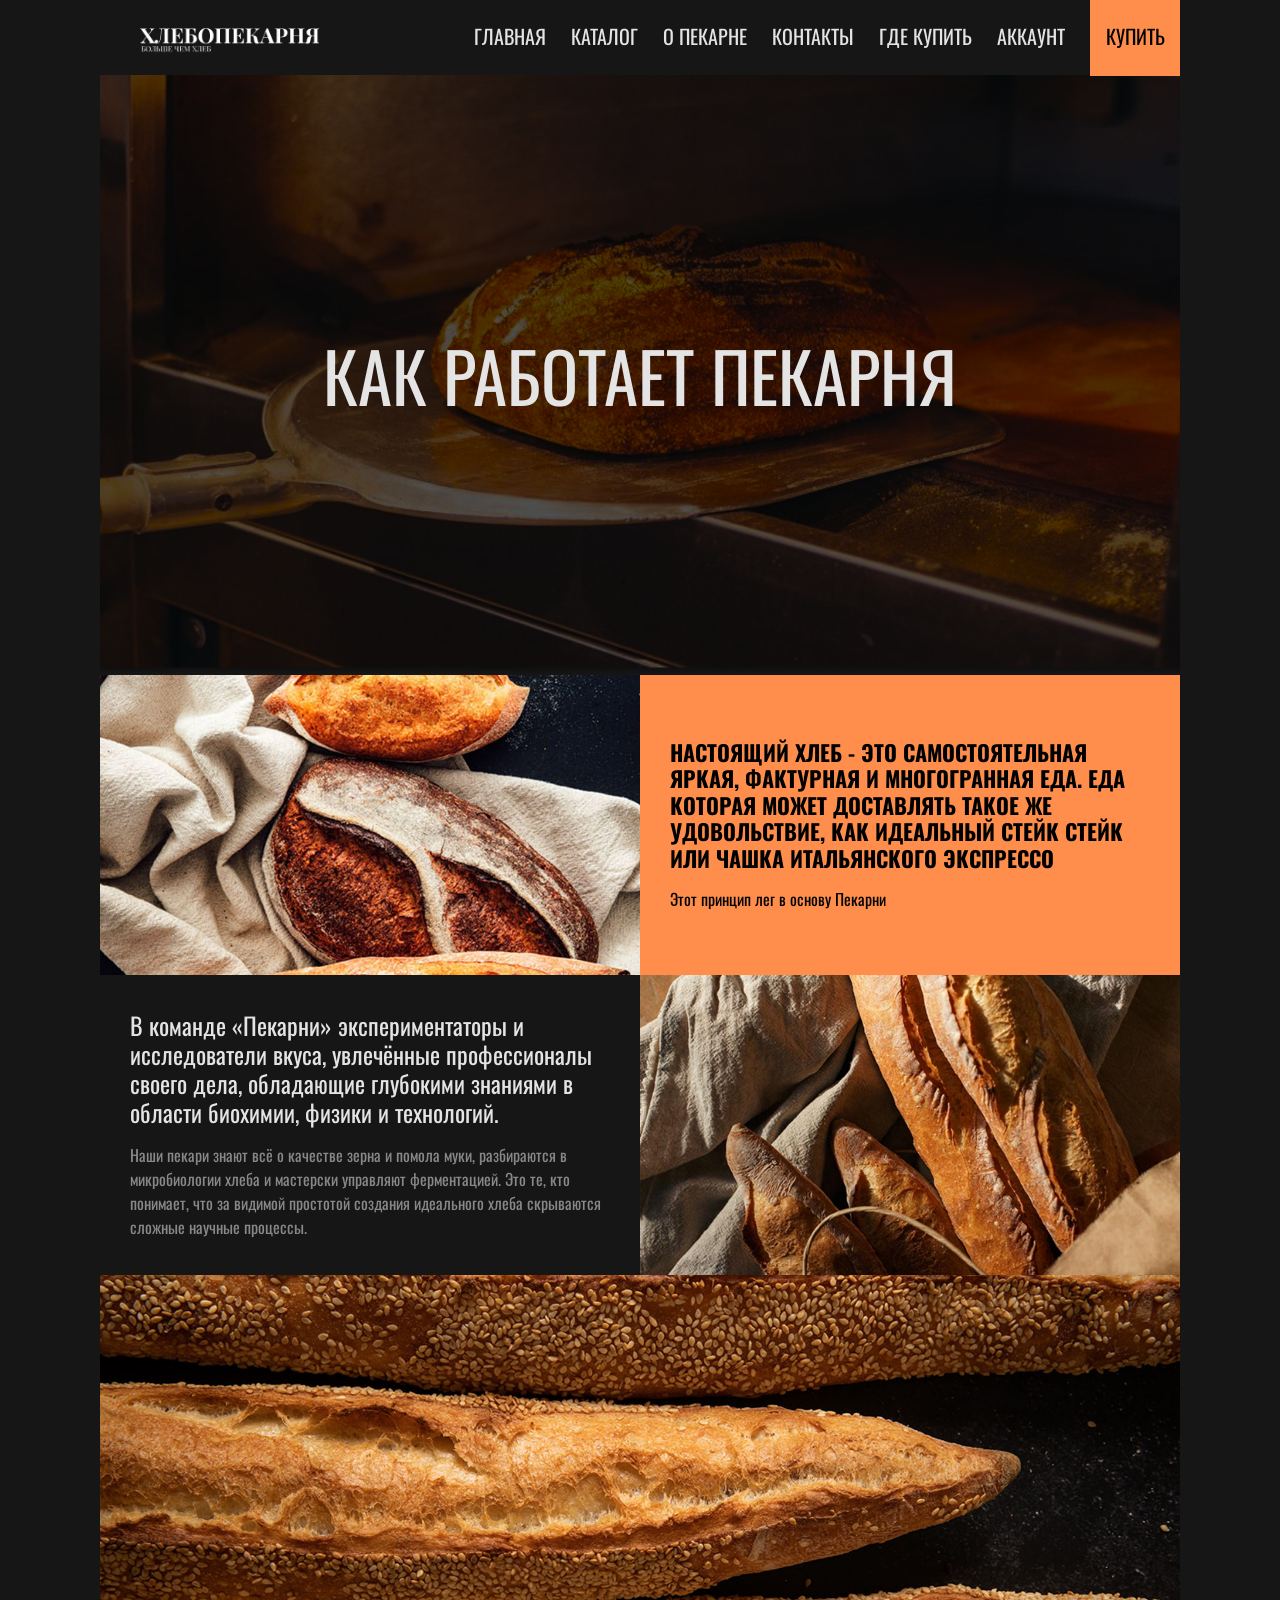
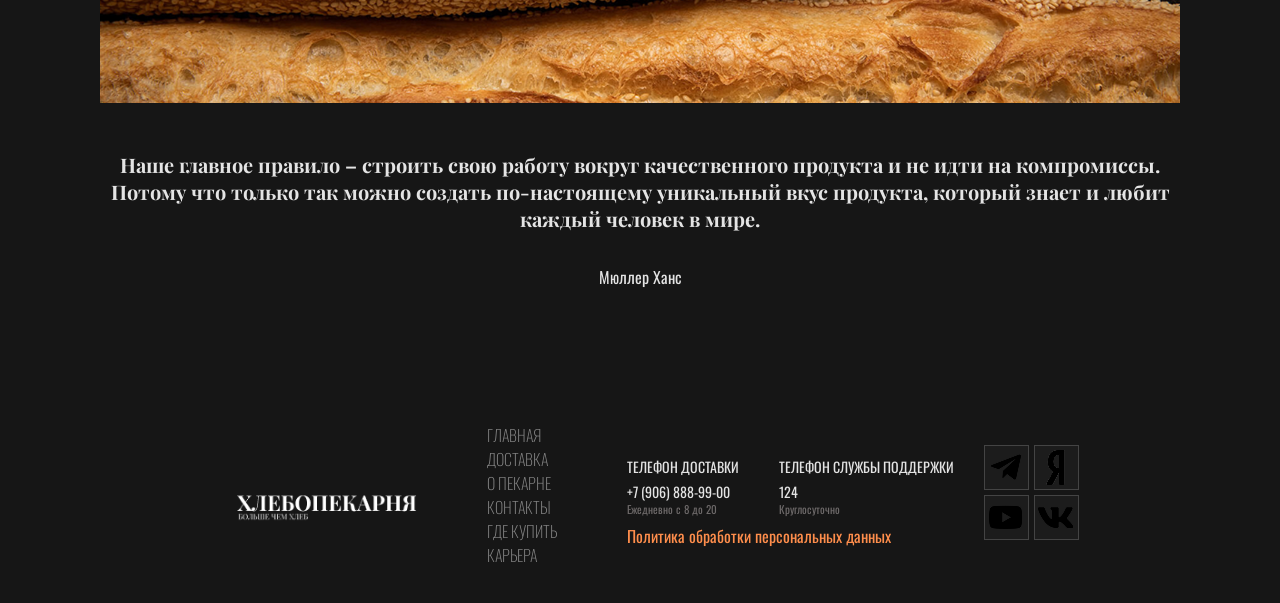
<file: assets/pages/about.html>
<!doctype html>
<html lang="en">
  <head>
    <meta charset="UTF-8" />
    <meta name="viewport" content="width=device-width, initial-scale=1.0" />
    <title>О пекарне</title>
    <link rel="stylesheet" href="../css/style.css" />
  </head>
  <body>
    <header class="header catalog-header">
      <div class="logo">
        <img class="logotype" src="../images/logo.png" alt="логотип" />
      </div>
      <div class="menu">
        <div class="desktop-only">
          <ul class="menu-list">
            <li class="menu-element">
              <a class="menu-element-link" href="/index.html">Главная</a>
            </li>
            <li class="menu-element">
              <a class="menu-element-link" href="./catalog.html">Каталог</a>
            </li>
            <li class="menu-element">
              <a class="menu-element-link" href="./about.html">О пекарне</a>
            </li>
            <li class="menu-element">
              <a class="menu-element-link" href="./contacts.html">Контакты</a>
            </li>
            <li class="menu-element">
              <a class="menu-element-link" href="./where.html">Где купить</a>
            </li>
            <li class="menu-element">
              <a class="menu-element-link" href="./login.html">Аккаунт</a>
            </li>
            <li class="menu-element menu-element_action">
              <div class="action-link">
                <a class="menu-element-link" href="./services.html">Купить</a>
              </div>
            </li>
          </ul>
        </div>
        <button class="burger mobile-only">
          <img class="header__img" src="../images/burger.png" alt="меню" />
        </button>
        <button class="basket mobile-only">
          <img class="header__img" src="../images/корзина.png" alt="корзина" />
        </button>
      </div>
    </header>
    <main>



      <section class="about">
        <div class="about_title"> <h1>КАК РАБОТАЕТ ПЕКАРНЯ</h1></div>
      </section>
      <section class="about-middle">
        <div class="about-middle_left">
          <img class="desktop-only" src="../images/задники/задник_1.png" alt="пейзаж о булках" />
          <div class="about-middle_left_text">
            <div class="about-middle_left_text-h">
              <h5>
                В команде «Пекарни» экспериментаторы и исследователи вкуса,
                увлечённые профессионалы своего дела, обладающие глубокими
                знаниями в области биохимии, физики и технологий.
              </h5>
            </div>
            <div class="about-middle_left_text-p">
              <p>
                Наши пекари знают всё о качестве зерна и помола муки,
                разбираются в микробиологии хлеба и мастерски управляют
                ферментацией. Это те, кто понимает, что за видимой простотой
                создания идеального хлеба скрываются сложные научные процессы.
              </p>
            </div>
          </div>
        </div>

        <div class="about-middle_right">
          <div class="about-middle_right_text">
            <div class="about-middle_tight_text-h">
              <h5>
                НАСТОЯЩИЙ ХЛЕБ - ЭТО САМОСТОЯТЕЛЬНАЯ ЯРКАЯ, ФАКТУРНАЯ И
                МНОГОГРАННАЯ ЕДА. ЕДА КОТОРАЯ МОЖЕТ ДОСТАВЛЯТЬ ТАКОЕ ЖЕ
                УДОВОЛЬСТВИЕ, КАК ИДЕАЛЬНЫЙ СТЕЙК СТЕЙК ИЛИ ЧАШКА ИТАЛЬЯНСКОГО
                ЭКСПРЕССО
              </h5>
            </div>
            <div class="about-middle_right_text-p">
              <p>Этот принцип лег в основу Пекарни</p>
            </div>
          </div>
          <img class="desktop-only" src="../images/задники/задник_2.png" alt="пейзаж о багетах" />
        </div>
      </section>
      <section class="aboute-quote">
        <img src="../images/задники/задник_3.png" alt="горизонтальные багеты" />
        <div class="aboute-quote_quote">
          <h5>
            Наше главное правило – строить свою работу вокруг качественного
            продукта и не идти на компромиссы. Потому что только так можно
            создать по-настоящему уникальный вкус продукта, который знает и
            любит каждый человек в мире.
          </h5>
          <p>Мюллер Ханс</p>
        </div>
      </section>
    </main>
    <footer>
      <div class="desktop-only">
        <div class="footer-row">
          <div class="logo">
            <img
              class="logotype"
              src="../images/logo.png"
              alt="логотип"
            />
          </div>

          <div class="mini-menu">
            <ul class="mini-menu_list">
              <li class="mini-menu_list_element">
                <a class="mini-menu_list_element-link" href="">главная</a>
              </li>
              <li class="mini-menu_list_element">
                <a class="mini-menu_list_element-link" href="">доставка</a>
              </li>
              <li class="mini-menu_list_element">
                <a class="mini-menu_list_element-link" href="">о пекарне</a>
              </li>
              <li class="mini-menu_list_element">
                <a class="mini-menu_list_element-link" href="">контакты</a>
              </li>
              <li class="mini-menu_list_element">
                <a class="mini-menu_list_element-link" href="">где купить</a>
              </li>
              <li class="mini-menu_list_element">
                <a class="mini-menu_list_element-link" href="">карьера</a>
              </li>
            </ul>
          </div>
          <div class="applied">
            <ul class="number-phone_list">
              <li>
                <div class="number-phone_list_item">
                  <div class="number-phone_list_item_title">
                    <p>ТЕЛЕФОН ДОСТАВКИ</p>
                  </div>
                  <div class="number-phone_list_item_number">
                    <a class="delivery-phone-number" href="tel:+99995555555"
                      >+7 (906) 888-99-00</a
                    >
                  </div>
                  <div class="number-phone_list_item_additionally">
                    <p>Ежедневно с 8 до 20</p>
                  </div>
                </div>
              </li>

              <li>
                <div class="number-phone_list_item">
                  <div class="number-phone_list_item_title">
                    <p>ТЕЛЕФОН CЛУЖБЫ ПОДДЕРЖКИ</p>
                  </div>
                  <div class="number-phone_list_item_number">
                    <a class="delivery-phone-number" href="tel:+99995555555"
                      >124</a
                    >
                  </div>
                  <div class="number-phone_list_item_additionally">
                    <p>Круглосуточно</p>
                  </div>
                </div>
              </li>
            </ul>
            <div class="applied_personal-data">
              <p>Политика обработки персональных данных</p>
            </div>
          </div>
          <div class="social_media">
            <div class="social_media_first-line">
              <div class="social--media_square">
                <img
                  src="../images/социальные сети/free-icon-telegram-4701496 1.png"
                  alt="Телеграмм"
                />
              </div>
              <div class="social--media_square">
                <img
                  src="../images/социальные сети/free-icon-youtube-1384028 1.png"
                  alt="Ютуб"
                />
              </div>
            </div>
            <div class="social_media_second-line">
              <div class="social--media_square">
                <img
                  src="../images/социальные сети/free-icon-yandex-152840 1.png"
                  alt="Яндекс"
                />
              </div>

              <div class="social--media_square">
                <img
                  src="../images/социальные сети/free-icon-vk-2111765 1.png"
                  alt="Вконтакте"
                />
              </div>
            </div>
          </div>
        </div>
      </div>

      <div class="mobile-only">
        <div class="social-media">
          <div class="social-media_element social-media_element-first">
            <img
              class=""
              src="../images/социальные сети/free-icon-telegram-4701496 1.png"
              alt="телеграмм"
            />
          </div>
          <div class="social-media_element social-media_element-second">
            <img
              class=""
              src="../images/социальные сети/free-icon-vk-2111765 1.png"
              alt="Вконтакте"
            />
          </div>
          <div class="social-media_element social-media_element-first">
            <img
              class=""
              src="../images/социальные сети/free-icon-youtube-1384028 1.png"
              alt="Ютуб"
            />
          </div>
          <div class="social-media_element social-media_element-second">
            <img
              class=""
              src="../images/социальные сети/free-icon-yandex-152840 1.png"
              alt="Яндекс Цзен"
            />
          </div>
        </div>
        <div class="others">
          <div class="delivery-phone">
            <div class="delivery-phone-title"><h5>Телефон доставки:</h5></div>
            <div class="number">
              <a class="delivery-phone-number" href="tel:+99995555555"
                >+9 999 555 5555</a
              >
            </div>
            <div class="delivery-phone-note"><p>Ежедневно с 8 до 20</p></div>
          </div>
        </div>
      </div>
    </footer>
  </body>
</html>
</file>
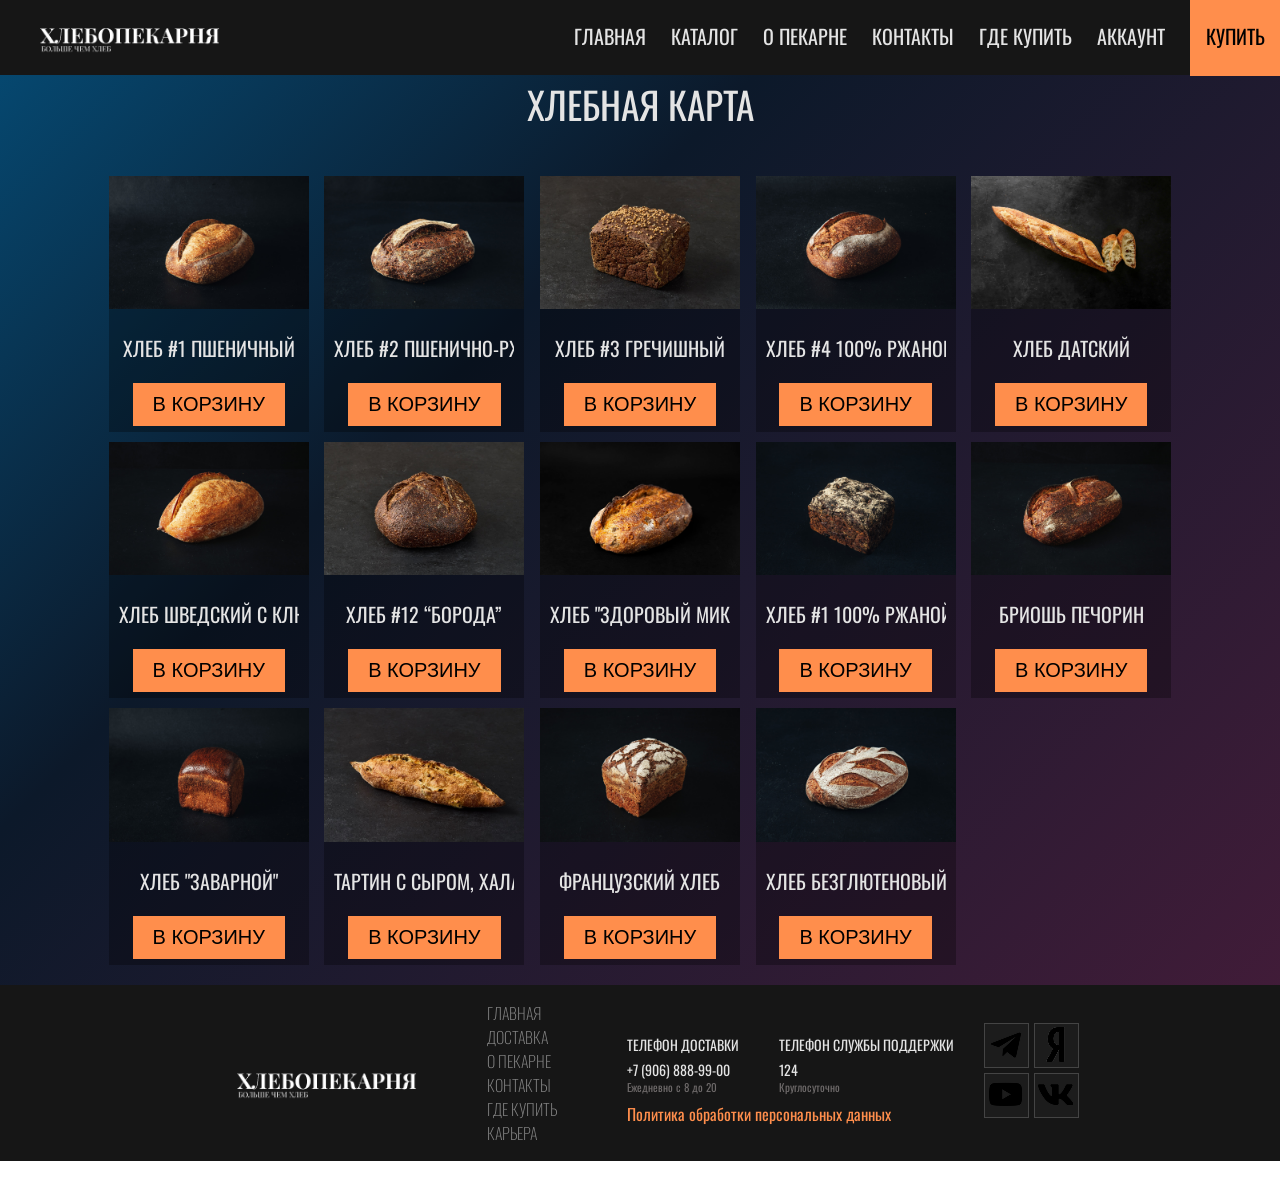
<file: assets/pages/catalog.html>
<!doctype html>
<html lang="en">
  <head>
    <meta charset="UTF-8" />
    <meta name="viewport" content="width=device-width, initial-scale=1.0" />
    <title>Каталог</title>
    <link rel="stylesheet" href="../css/style.css" />
  </head>
  <body class="catalog_body">
    <header class="header catalog-header">
      <div class="logo">
        <img class="logotype" src="../images/logo.png" alt="логотип" />
      </div>
      <div class="menu">
        <div class="desktop-only">
          <ul class="menu-list">
            <li class="menu-element">
              <a class="menu-element-link" href="/index.html">Главная</a>
            </li>
            <li class="menu-element">
              <a class="menu-element-link" href="./catalog.html">Каталог</a>
            </li>
            <li class="menu-element">
              <a class="menu-element-link" href="./about.html">О пекарне</a>
            </li>
            <li class="menu-element">
              <a class="menu-element-link" href="./contacts.html">Контакты</a>
            </li>
            <li class="menu-element">
              <a class="menu-element-link" href="./where.html">Где купить</a>
            </li>
            <li class="menu-element">
              <a class="menu-element-link" href="./login.html">Аккаунт</a>
            </li>
            <li class="menu-element menu-element_action">
              <div class="action-link">
                <a class="menu-element-link" href="./services.html">Купить</a>
              </div>
            </li>
          </ul>
        </div>
        <button class="burger mobile-only">
          <img
            class="header__img"
            src="../images/burger.png"
            alt="меню"
          />
        </button>
        <button class="basket mobile-only">
          <img
            class="header__img"
            src="../images/корзина.png"
            alt="корзина"
          />
        </button>
      </div>
    </header>
    <main class="catalog-main">
      <section class="catalog">
        <div class="catalog-title">
          <h3>ХЛЕБНАЯ КАРТА</h3>
        </div>
          <div class="catalog-content">




        <a class="card-link" href="./services.html">
          <div class="product-card">
            <div class="image_card">
              <img class="image_card_img" src="../images/breads/bread1.jpg" alt="">
            </div>
            <div class="product-card_title">
              <p>Хлеб #1 пшеничный</p>
            </div>
            <button>в корзину</button>
          </div>
        </a>
        

        <a class="card-link" href="#">
          <div class="product-card">
            <div class="image_card">
              <img class="image_card_img" src="../images/breads/bread2.jpg" alt="">
            </div>
            <div class="product-card_title">
              <p>Хлеб #2 пшенично-ржаной</p>
            </div>
            <button>в корзину</button>
          </div>
        </a>


        <a class="card-link" href="#">
          <div class="product-card">
            <div class="image_card">
              <img class="image_card_img" src="../images/breads/bread3.jpg" alt="">
            </div>
            <div class="product-card_title">
              <p>Хлеб #3 Гречишный</p>
            </div>
            <button>в корзину</button>
          </div>
        </a>


        <a class="card-link" href="#">
          <div class="product-card">
            <div class="image_card">
              <img class="image_card_img" src="../images/breads/bread4.jpg" alt="">
            </div>
            <div class="product-card_title">
              <p>Хлеб #4 100% ржаной</p>
            </div>
            <button>в корзину</button>
          </div>
        </a>


        <a class="card-link" href="#">
          <div class="product-card">
            <div class="image_card">
              <img class="image_card_img" src="../images/breads/bread6.jpg" alt="">
            </div>
            <div class="product-card_title">
              <p>хлеб датский</p>
            </div>
            <button>в корзину</button>
          </div>
        </a>


        <a class="card-link" href="#">
          <div class="product-card">
            <div class="image_card">
              <img class="image_card_img" src="../images/breads/bread7.jpg" alt="">
            </div>
            <div class="product-card_title">
              <p>Хлеб Шведский с клюквой и грецким орехом</p>
            </div>
            <button>в корзину</button>
          </div>
        </a>

        <a class="card-link" href="#">
          <div class="product-card">
            <div class="image_card">
              <img class="image_card_img" src="../images/breads/bread8.jpg" alt="">
            </div>
            <div class="product-card_title">
              <p>Хлеб #12 “Борода”</p>
            </div>
            <button>в корзину</button>
          </div>
        </a>
        

        <a class="card-link" href="#">
          <div class="product-card">
            <div class="image_card">
              <img class="image_card_img" src="../images/breads/bread9.jpg" alt="">
            </div>
            <div class="product-card_title">
              <p>хлеб "ЗДОРОВЫЙ МИКС"</p>
            </div>
            <button>в корзину</button>
          </div>
        </a>


        <a class="card-link" href="#">
          <div class="product-card">
            <div class="image_card">
              <img class="image_card_img" src="../images/breads/bread10.jpg" alt="">
            </div>
            <div class="product-card_title">
              <p>Хлеб #1 100% ржаной</p>
            </div>
            <button>в корзину</button>
          </div>
        </a>


        <a class="card-link" href="#">
          <div class="product-card">
            <div class="image_card">
              <img class="image_card_img" src="../images/breads/bread11.jpg" alt="">
            </div>
            <div class="product-card_title">
              <p>Бриошь Печорин</p>
            </div>
            <button>в корзину</button>
          </div>
        </a>


        <a class="card-link" href="#">
          <div class="product-card">
            <div class="image_card">
              <img class="image_card_img" src="../images/breads/bread12.jpg" alt="">
            </div>
            <div class="product-card_title">
              <p>ХЛЕБ "ЗАВАРНОЙ"</p>
            </div>
            <button>в корзину</button>
          </div>
        </a>


        <a class="card-link" href="#">
          <div class="product-card">
            <div class="image_card">
              <img class="image_card_img" src="../images/breads/bread13.jpg" alt="">
            </div>
            <div class="product-card_title">
              <p>Тартин с сыром, халапеньо и оливками</p>
            </div>
            <button>в корзину</button>
          </div>
        </a>

        <a class="card-link" href="#">
          <div class="product-card">
            <div class="image_card">
              <img class="image_card_img" src="../images/breads/bread14.jpg" alt="">
            </div>
            <div class="product-card_title">
              <p>Французский хлеб</p>
            </div>
            <button>в корзину</button>
          </div>
        </a>

        <a class="card-link" href="#">
          <div class="product-card">
            <div class="image_card">
              <img class="image_card_img" src="../images/breads/bread15.jpg" alt="">
            </div>
            <div class="product-card_title">
              <p>Хлеб Безглютеновый</p>
            </div>
            <button>в корзину</button>
          </div>
        </a>
        
      </section>
    </main>




    <footer>
      <div class="desktop-only">
        <div class="footer-row">
          <div class="logo">
            <img
              class="logotype"
              src="../images/logo.png"
              alt="логотип"
            />
          </div>

          <div class="mini-menu">
            <ul class="mini-menu_list">
              <li class="mini-menu_list_element">
                <a class="mini-menu_list_element-link" href="">главная</a>
              </li>
              <li class="mini-menu_list_element">
                <a class="mini-menu_list_element-link" href="">доставка</a>
              </li>
              <li class="mini-menu_list_element">
                <a class="mini-menu_list_element-link" href="">о пекарне</a>
              </li>
              <li class="mini-menu_list_element">
                <a class="mini-menu_list_element-link" href="">контакты</a>
              </li>
              <li class="mini-menu_list_element">
                <a class="mini-menu_list_element-link" href="">где купить</a>
              </li>
              <li class="mini-menu_list_element">
                <a class="mini-menu_list_element-link" href="">карьера</a>
              </li>
            </ul>
          </div>
          <div class="applied">
            <ul class="number-phone_list">
              <li>
                <div class="number-phone_list_item">
                  <div class="number-phone_list_item_title">
                    <p>ТЕЛЕФОН ДОСТАВКИ</p>
                  </div>
                  <div class="number-phone_list_item_number">
                    <a class="delivery-phone-number" href="tel:+99995555555"
                      >+7 (906) 888-99-00</a
                    >
                  </div>
                  <div class="number-phone_list_item_additionally">
                    <p>Ежедневно с 8 до 20</p>
                  </div>
                </div>
              </li>

              <li>
                <div class="number-phone_list_item">
                  <div class="number-phone_list_item_title">
                    <p>ТЕЛЕФОН CЛУЖБЫ ПОДДЕРЖКИ</p>
                  </div>
                  <div class="number-phone_list_item_number">
                    <a class="delivery-phone-number" href="tel:+99995555555"
                      >124</a
                    >
                  </div>
                  <div class="number-phone_list_item_additionally">
                    <p>Круглосуточно</p>
                  </div>
                </div>
              </li>
            </ul>
            <div class="applied_personal-data">
              <p>Политика обработки персональных данных</p>
            </div>
          </div>
          <div class="social_media">
            <div class="social_media_first-line">
              <div class="social--media_square">
                <img
                  src="../images/социальные сети/free-icon-telegram-4701496 1.png"
                  alt="Телеграмм"
                />
              </div>
              <div class="social--media_square">
                <img
                  src="../images/социальные сети/free-icon-youtube-1384028 1.png"
                  alt="Ютуб"
                />
              </div>
            </div>
            <div class="social_media_second-line">
              <div class="social--media_square">
                <img
                  src="../images/социальные сети/free-icon-yandex-152840 1.png"
                  alt="Яндекс"
                />
              </div>

              <div class="social--media_square">
                <img
                  src="../images/социальные сети/free-icon-vk-2111765 1.png"
                  alt="Вконтакте"
                />
              </div>
            </div>
          </div>
        </div>
      </div>

      <div class="mobile-only">
        <div class="social-media">
          <div class="social-media_element social-media_element-first">
            <img
              class=""
              src="../images/социальные сети/free-icon-telegram-4701496 1.png"
              alt="телеграмм"
            />
          </div>
          <div class="social-media_element social-media_element-second">
            <img
              class=""
              src="../images/социальные сети/free-icon-vk-2111765 1.png"
              alt="Вконтакте"
            />
          </div>
          <div class="social-media_element social-media_element-first">
            <img
              class=""
              src="../images/социальные сети/free-icon-youtube-1384028 1.png"
              alt="Ютуб"
            />
          </div>
          <div class="social-media_element social-media_element-second">
            <img
              class=""
              src="../images/социальные сети/free-icon-yandex-152840 1.png"
              alt="Яндекс Цзен"
            />
          </div>
        </div>
        <div class="others">
          <div class="delivery-phone">
            <div class="delivery-phone-title"><h5>Телефон доставки:</h5></div>
            <div class="number">
              <a class="delivery-phone-number" href="tel:+99995555555"
                >+9 999 555 5555</a
              >
            </div>
            <div class="delivery-phone-note"><p>Ежедневно с 8 до 20</p></div>
          </div>
        </div>
      </div>
    </footer>
  </body>
</html>
</file>
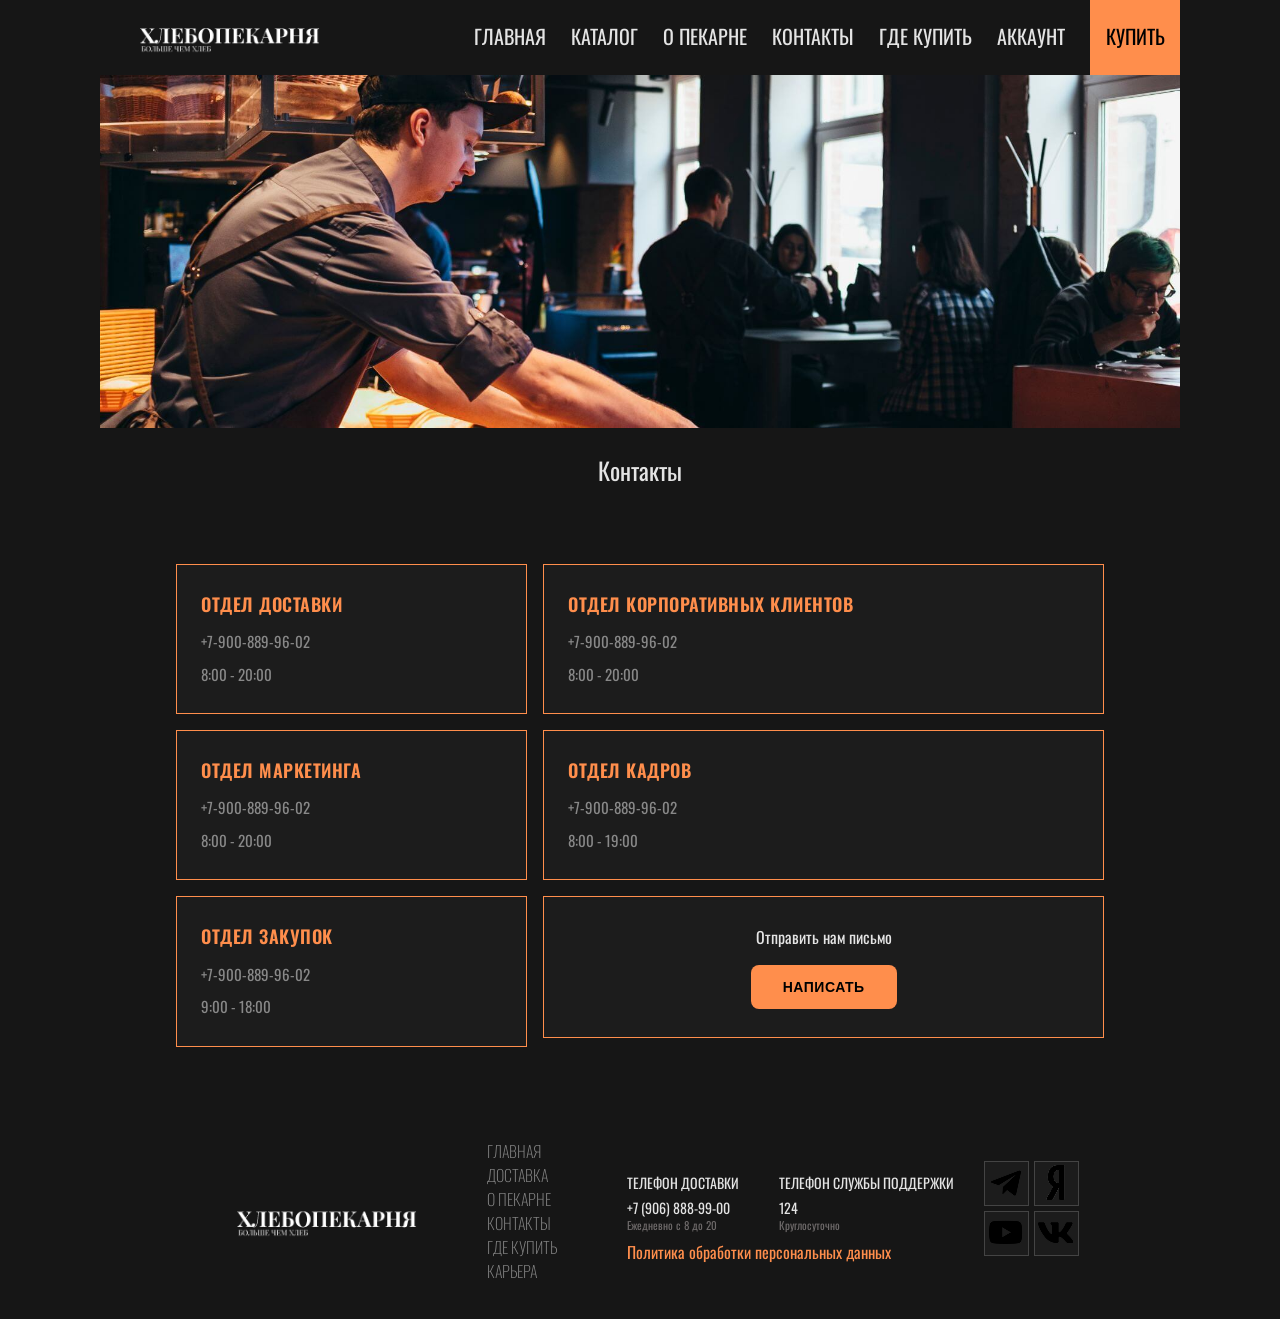
<file: assets/pages/contacts.html>
<!doctype html>
<html lang="en">
  <head>
    <meta charset="UTF-8" />
    <meta name="viewport" content="width=device-width, initial-scale=1.0" />
    <title>Контакты</title>
    <link rel="stylesheet" href="../css/style.css" />
  </head>
  <body>
    <header class="header catalog-header">
      <div class="logo">
        <img class="logotype" src="../images/logo.png" alt="логотип" />
      </div>
      <div class="menu">
        <div class="desktop-only">
          <ul class="menu-list">
            <li class="menu-element">
              <a class="menu-element-link" href="/index.html">Главная</a>
            </li>
            <li class="menu-element">
              <a class="menu-element-link" href="./catalog.html">Каталог</a>
            </li>
            <li class="menu-element">
              <a class="menu-element-link" href="./about.html">О пекарне</a>
            </li>
            <li class="menu-element">
              <a class="menu-element-link" href="./contacts.html">Контакты</a>
            </li>
            <li class="menu-element">
              <a class="menu-element-link" href="./where.html">Где купить</a>
            </li>
            <li class="menu-element">
              <a class="menu-element-link" href="./login.html">Аккаунт</a>
            </li>
            <li class="menu-element menu-element_action">
              <div class="action-link">
                <a class="menu-element-link" href="./services.html">Купить</a>
              </div>
            </li>
          </ul>
        </div>
        <button class="burger mobile-only">
          <img class="header__img" src="../images/burger.png" alt="меню" />
        </button>
        <button class="basket mobile-only">
          <img class="header__img" src="../images/корзина.png" alt="корзина" />
        </button>
      </div>
    </header>
    <main>
      <section class="contacts-img">
        <img
          src="../images/задники/задник контактов.jpg"
          alt="наши работники"
        />
        <h1>Контакты</h1>
      </section>
      <section class="contacts-table">
        <table>
          <tr>
            <td>
              <h5>Отдел доставки</h5>
              <p>+7-900-889-96-02</p>
              <p>8:00 - 20:00</p>
            </td>
            <td>
              <h5>Отдел корпоративных клиентов</h5>
              <p>+7-900-889-96-02</p>
              <p>8:00 - 20:00</p>
            </td>
          </tr>
          <tr>
            <td>
              <h5>Отдел маркетинга</h5>
              <p>+7-900-889-96-02</p>
              <p>8:00 - 20:00</p>
            </td>
            <td>
              <h5>Отдел кадров</h5>
              <p>+7-900-889-96-02</p>
              <p>8:00 - 19:00</p>
            </td>
          </tr>
          <tr>
            <td>
              <h5>Отдел закупок</h5>
              <p>+7-900-889-96-02</p>
              <p>9:00 - 18:00</p>
            </td>
            <td class="td-action">
              <p>Отправить нам письмо</p>
              <button>НАПИСАТЬ</button>
            </td>
          </tr>
        </table>
      </section>
    </main>

    <footer>
      <div class="desktop-only">
        <div class="footer-row">
          <div class="logo">
            <img class="logotype" src="../images/logo.png" alt="логотип" />
          </div>

          <div class="mini-menu">
            <ul class="mini-menu_list">
              <li class="mini-menu_list_element">
                <a class="mini-menu_list_element-link" href="">главная</a>
              </li>
              <li class="mini-menu_list_element">
                <a class="mini-menu_list_element-link" href="">доставка</a>
              </li>
              <li class="mini-menu_list_element">
                <a class="mini-menu_list_element-link" href="">о пекарне</a>
              </li>
              <li class="mini-menu_list_element">
                <a class="mini-menu_list_element-link" href="">контакты</a>
              </li>
              <li class="mini-menu_list_element">
                <a class="mini-menu_list_element-link" href="">где купить</a>
              </li>
              <li class="mini-menu_list_element">
                <a class="mini-menu_list_element-link" href="">карьера</a>
              </li>
            </ul>
          </div>
          <div class="applied">
            <ul class="number-phone_list">
              <li>
                <div class="number-phone_list_item">
                  <div class="number-phone_list_item_title">
                    <p>ТЕЛЕФОН ДОСТАВКИ</p>
                  </div>
                  <div class="number-phone_list_item_number">
                    <a class="delivery-phone-number" href="tel:+99995555555"
                      >+7 (906) 888-99-00</a
                    >
                  </div>
                  <div class="number-phone_list_item_additionally">
                    <p>Ежедневно с 8 до 20</p>
                  </div>
                </div>
              </li>
              <li>
                <div class="number-phone_list_item">
                  <div class="number-phone_list_item_title">
                    <p>ТЕЛЕФОН CЛУЖБЫ ПОДДЕРЖКИ</p>
                  </div>
                  <div class="number-phone_list_item_number">
                    <a class="delivery-phone-number" href="tel:+99995555555"
                      >124</a
                    >
                  </div>
                  <div class="number-phone_list_item_additionally">
                    <p>Круглосуточно</p>
                  </div>
                </div>
              </li>
            </ul>
            <div class="applied_personal-data">
              <p>Политика обработки персональных данных</p>
            </div>
          </div>
          <div class="social_media">
            <div class="social_media_first-line">
              <div class="social--media_square">
                <img
                  src="../images/социальные сети/free-icon-telegram-4701496 1.png"
                  alt="Телеграмм"
                />
              </div>
              <div class="social--media_square">
                <img
                  src="../images/социальные сети/free-icon-youtube-1384028 1.png"
                  alt="Ютуб"
                />
              </div>
            </div>
            <div class="social_media_second-line">
              <div class="social--media_square">
                <img
                  src="../images/социальные сети/free-icon-yandex-152840 1.png"
                  alt="Яндекс"
                />
              </div>

              <div class="social--media_square">
                <img
                  src="../images/социальные сети/free-icon-vk-2111765 1.png"
                  alt="Вконтакте"
                />
              </div>
            </div>
          </div>
        </div>
      </div>

      <div class="mobile-only">
        <div class="social-media">
          <div class="social-media_element social-media_element-first">
            <img
              class=""
              src="../images/социальные сети/free-icon-telegram-4701496 1.png"
              alt="телеграмм"
            />
          </div>
          <div class="social-media_element social-media_element-second">
            <img
              class=""
              src="../images/социальные сети/free-icon-vk-2111765 1.png"
              alt="Вконтакте"
            />
          </div>
          <div class="social-media_element social-media_element-first">
            <img
              class=""
              src="../images/социальные сети/free-icon-youtube-1384028 1.png"
              alt="Ютуб"
            />
          </div>
          <div class="social-media_element social-media_element-second">
            <img
              class=""
              src="../images/социальные сети/free-icon-yandex-152840 1.png"
              alt="Яндекс Цзен"
            />
          </div>
        </div>
        <div class="others">
          <div class="delivery-phone">
            <div class="delivery-phone-title"><h5>Телефон доставки:</h5></div>
            <div class="number">
              <a class="delivery-phone-number" href="tel:+99995555555"
                >+9 999 555 5555</a
              >
            </div>
            <div class="delivery-phone-note"><p>Ежедневно с 8 до 20</p></div>
          </div>
        </div>
      </div>
    </footer>
  </body>
</html>
</file>
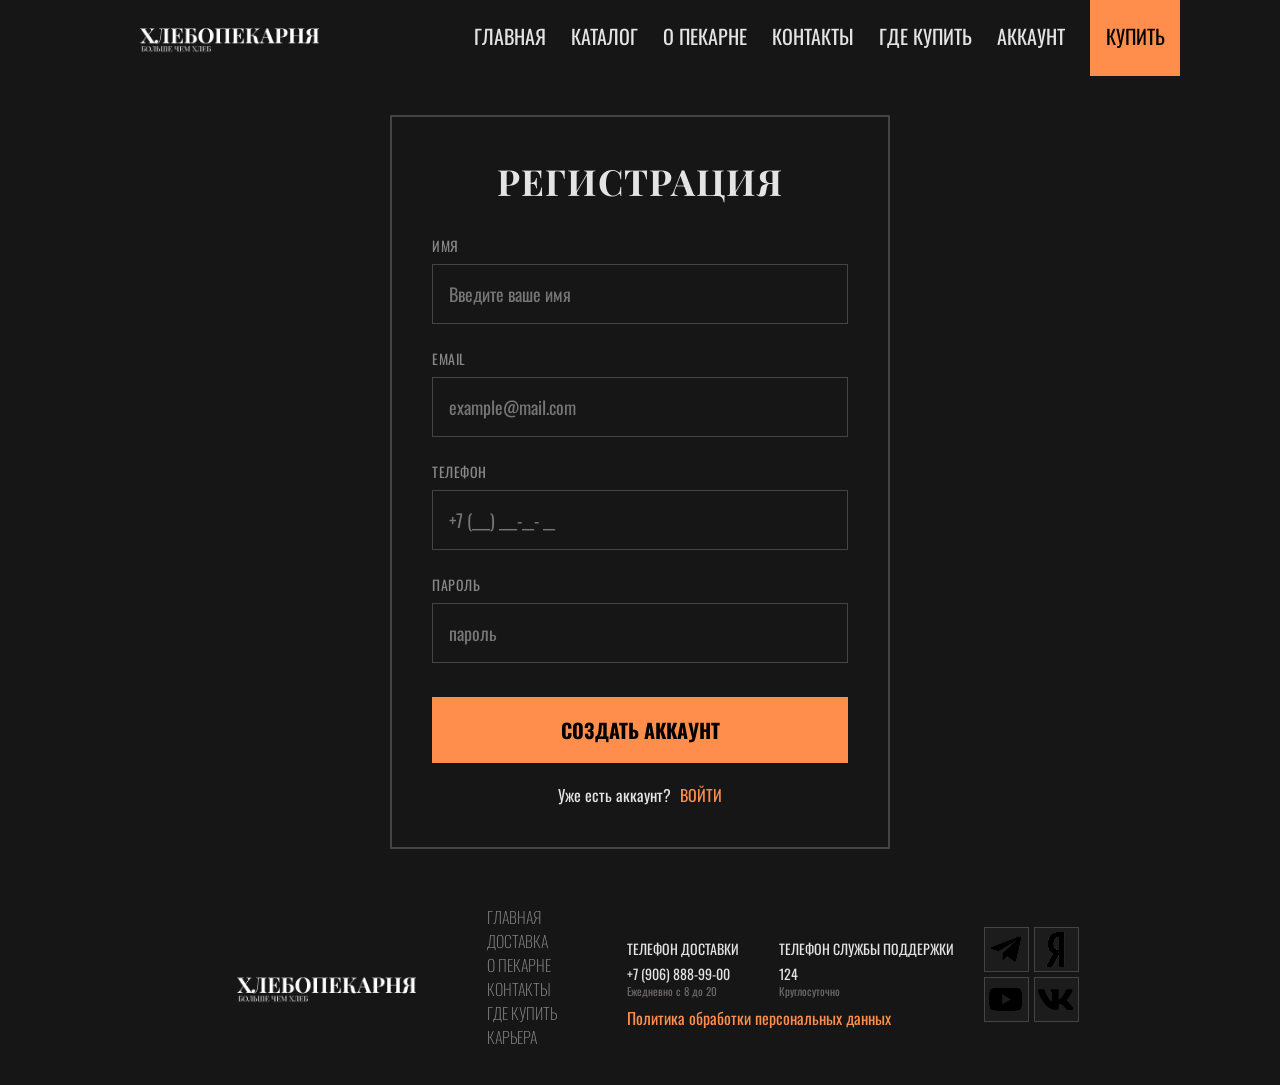
<file: assets/pages/login.html>
<!doctype html>
<html lang="en">
  <head>
    <meta charset="UTF-8" />
    <meta name="viewport" content="width=device-width, initial-scale=1.0" />
    <title>Регистрация</title>
    <link rel="stylesheet" href="../css/style.css" />
  </head>
  <body>
    <header class="header catalog-header">
      <div class="logo">
        <img class="logotype" src="../images/logo.png" alt="логотип" />
      </div>
      <div class="menu">
        <div class="desktop-only">
          <ul class="menu-list">
            <li class="menu-element">
              <a class="menu-element-link" href="/index.html">Главная</a>
            </li>
            <li class="menu-element">
              <a class="menu-element-link" href="./catalog.html">Каталог</a>
            </li>
            <li class="menu-element">
              <a class="menu-element-link" href="./about.html">О пекарне</a>
            </li>
            <li class="menu-element">
              <a class="menu-element-link" href="./contacts.html">Контакты</a>
            </li>
            <li class="menu-element">
              <a class="menu-element-link" href="./where.html">Где купить</a>
            </li>
            <li class="menu-element">
              <a class="menu-element-link" href="./login.html">Аккаунт</a>
            </li>
            <li class="menu-element menu-element_action">
              <div class="action-link">
                <a class="menu-element-link" href="./services.html">Купить</a>
              </div>
            </li>
          </ul>
        </div>
        <button class="burger mobile-only">
          <img class="header__img" src="../images/burger.png" alt="меню" />
        </button>
        <button class="basket mobile-only">
          <img class="header__img" src="../images/корзина.png" alt="корзина" />
        </button>
      </div>
    </header>

    <main>
      <section class="registration-section">
        <div class="registration-card">
          <h2 class="reg-title">РЕГИСТРАЦИЯ</h2>

          <form action="#" method="POST" class="reg-form">
            <div class="input-group">
              <label for="name">Имя</label>
              <input type="text" id="name" placeholder="Введите ваше имя" />
            </div>

            <div class="input-group">
              <label for="email">Email</label>
              <input type="email" id="email" placeholder="example@mail.com" />
            </div>

            <div class="input-group">
              <label for="phone">Телефон</label>
              <input type="tel" id="phone" placeholder="+7 (___) ___-__- __" />
            </div>

            <div class="input-group">
              <label for="password">Пароль</label>
              <input type="password" id="password" placeholder="пароль" />
            </div>

            <button type="submit" class="reg-btn">СОЗДАТЬ АККАУНТ</button>

            <div class="reg-footer">
              Уже есть аккаунт? <a href="#0" class="login-link">Войти</a>
            </div>
          </form>
        </div>
      </section>
    </main>
    <footer>
      <div class="desktop-only">
        <div class="footer-row">
          <div class="logo">
            <img class="logotype" src="../images/logo.png" alt="логотип" />
          </div>

          <div class="mini-menu">
            <ul class="mini-menu_list">
              <li class="mini-menu_list_element">
                <a class="mini-menu_list_element-link" href="">главная</a>
              </li>
              <li class="mini-menu_list_element">
                <a class="mini-menu_list_element-link" href="">доставка</a>
              </li>
              <li class="mini-menu_list_element">
                <a class="mini-menu_list_element-link" href="">о пекарне</a>
              </li>
              <li class="mini-menu_list_element">
                <a class="mini-menu_list_element-link" href="">контакты</a>
              </li>
              <li class="mini-menu_list_element">
                <a class="mini-menu_list_element-link" href="">где купить</a>
              </li>
              <li class="mini-menu_list_element">
                <a class="mini-menu_list_element-link" href="">карьера</a>
              </li>
            </ul>
          </div>
          <div class="applied">
            <ul class="number-phone_list">
              <li>
                <div class="number-phone_list_item">
                  <div class="number-phone_list_item_title">
                    <p>ТЕЛЕФОН ДОСТАВКИ</p>
                  </div>
                  <div class="number-phone_list_item_number">
                    <a class="delivery-phone-number" href="tel:+99995555555"
                      >+7 (906) 888-99-00</a
                    >
                  </div>
                  <div class="number-phone_list_item_additionally">
                    <p>Ежедневно с 8 до 20</p>
                  </div>
                </div>
              </li>

              <li>
                <div class="number-phone_list_item">
                  <div class="number-phone_list_item_title">
                    <p>ТЕЛЕФОН CЛУЖБЫ ПОДДЕРЖКИ</p>
                  </div>
                  <div class="number-phone_list_item_number">
                    <a class="delivery-phone-number" href="tel:+99995555555"
                      >124</a
                    >
                  </div>
                  <div class="number-phone_list_item_additionally">
                    <p>Круглосуточно</p>
                  </div>
                </div>
              </li>
            </ul>
            <div class="applied_personal-data">
              <p>Политика обработки персональных данных</p>
            </div>
          </div>
          <div class="social_media">
            <div class="social_media_first-line">
              <div class="social--media_square">
                <img
                  src="../images/социальные сети/free-icon-telegram-4701496 1.png"
                  alt="Телеграмм"
                />
              </div>
              <div class="social--media_square">
                <img
                  src="../images/социальные сети/free-icon-youtube-1384028 1.png"
                  alt="Ютуб"
                />
              </div>
            </div>
            <div class="social_media_second-line">
              <div class="social--media_square">
                <img
                  src="../images/социальные сети/free-icon-yandex-152840 1.png"
                  alt="Яндекс"
                />
              </div>

              <div class="social--media_square">
                <img
                  src="../images/социальные сети/free-icon-vk-2111765 1.png"
                  alt="Вконтакте"
                />
              </div>
            </div>
          </div>
        </div>
      </div>

      <div class="mobile-only">
        <div class="social-media">
          <div class="social-media_element social-media_element-first">
            <img
              class=""
              src="../images/социальные сети/free-icon-telegram-4701496 1.png"
              alt="телеграмм"
            />
          </div>
          <div class="social-media_element social-media_element-second">
            <img
              class=""
              src="../images/социальные сети/free-icon-vk-2111765 1.png"
              alt="Вконтакте"
            />
          </div>
          <div class="social-media_element social-media_element-first">
            <img
              class=""
              src="../images/социальные сети/free-icon-youtube-1384028 1.png"
              alt="Ютуб"
            />
          </div>
          <div class="social-media_element social-media_element-second">
            <img
              class=""
              src="../images/социальные сети/free-icon-yandex-152840 1.png"
              alt="Яндекс Цзен"
            />
          </div>
        </div>
        <div class="others">
          <div class="delivery-phone">
            <div class="delivery-phone-title"><h5>Телефон доставки:</h5></div>
            <div class="number">
              <a class="delivery-phone-number" href="tel:+99995555555"
                >+9 999 555 5555</a
              >
            </div>
            <div class="delivery-phone-note"><p>Ежедневно с 8 до 20</p></div>
          </div>
        </div>
      </div>
    </footer>
  </body>
</html>
</file>
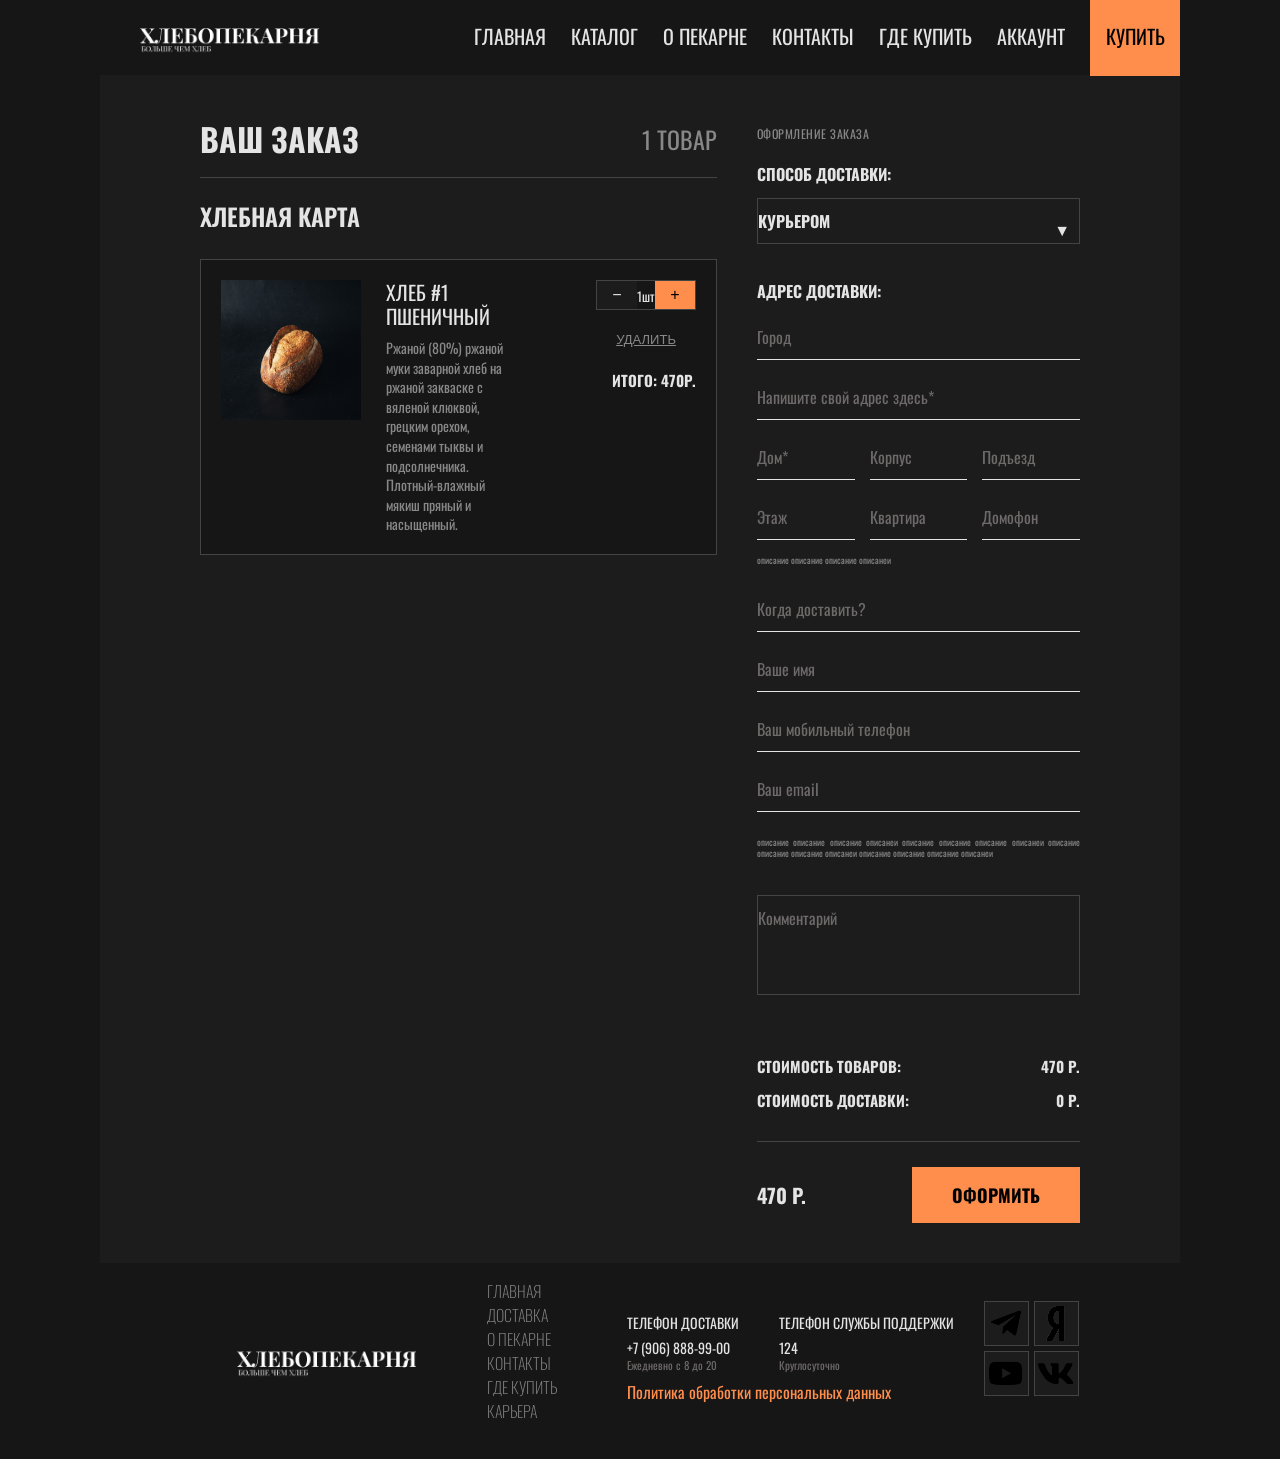
<file: assets/pages/services.html>
<!doctype html>
<html lang="en">
  <head>
    <meta charset="UTF-8" />
    <meta name="viewport" content="width=device-width, initial-scale=1.0" />
    <title>Форма заказа</title>
    <link rel="stylesheet" href="../css/style.css" />
  </head>
  <body>
    <header class="header catalog-header">
      <div class="logo">
        <img class="logotype" src="../images/logo.png" alt="логотип" />
      </div>
      <div class="menu">
        <div class="desktop-only">
          <ul class="menu-list">
            <li class="menu-element">
              <a class="menu-element-link" href="/index.html">Главная</a>
            </li>
            <li class="menu-element">
              <a class="menu-element-link" href="./catalog.html">Каталог</a>
            </li>
            <li class="menu-element">
              <a class="menu-element-link" href="./about.html">О пекарне</a>
            </li>
            <li class="menu-element">
              <a class="menu-element-link" href="./contacts.html">Контакты</a>
            </li>
            <li class="menu-element">
              <a class="menu-element-link" href="./where.html">Где купить</a>
            </li>
            <li class="menu-element">
              <a class="menu-element-link" href="./login.html">Аккаунт</a>
            </li>
            <li class="menu-element menu-element_action">
              <div class="action-link">
                <a class="menu-element-link" href="./services.html">Купить</a>
              </div>
            </li>
          </ul>
        </div>
        <button class="burger mobile-only">
          <img class="header__img" src="../images/burger.png" alt="меню" />
        </button>
        <button class="basket mobile-only">
          <img class="header__img" src="../images/корзина.png" alt="корзина" />
        </button>
      </div>
    </header>

    <main>
      <section class="checkout-section">
        <div class="checkout-wrapper">
          <!-- ЛЕВАЯ КОЛОНКА -->
          <div class="checkout-left">
            <div class="checkout-header">
              <h2 class="checkout-title">ВАШ ЗАКАЗ</h2>
              <span class="checkout-count">1 ТОВАР</span>
            </div>

            <h3 class="section-subtitle">ХЛЕБНАЯ КАРТА</h3>

            <ul class="order-list">
              <li class="order-item">
                <div class="item-img">
                  <!-- <div class="img-placeholder"></div> -->
                  <img
                    class="img-placeholder"
                    src="../images/breads/bread1.jpg"
                    alt="выбранный хлеб"
                  />
                </div>
                <div class="item-info">
                  <h4 class="item-name">    
                      Хлеб #1 пшеничный
                  </h4>
                  <p class="item-desc">
                    Ржаной (80%) ржаной муки заварной хлеб на ржаной закваске с
                    вяленой клюквой, грецким орехом, семенами тыквы и
                    подсолнечника. Плотный-влажный мякиш пряный и насыщенный.
                  </p>
                </div>
                <div class="item-controls">
                  <div class="qty-selector">
                    <button type="button" class="qty-btn qty-minus">−</button>
                    <span class="qty-value">1шт</span>
                    <button type="button" class="qty-btn qty-plus">+</button>
                  </div>
                  <button type="button" class="remove-btn">УДАЛИТЬ</button>
                  <div class="item-price">ИТОГО: 470Р.</div>
                </div>
              </li>
            </ul>
          </div>

          <div class="checkout-right">
            <p class="form-top-label">ОФОРМЛЕНИЕ ЗАКАЗА</p>

            <div class="form-group">
              <label class="form-label">СПОСОБ ДОСТАВКИ:</label>
              <div class="select-box">
                <select class="form-select">
                  <option>КУРЬЕРОМ</option>
                  <option>САМОВЫВОЗ</option>
                </select>
                <span class="select-arrow">▼</span>
              </div>
            </div>

            <div class="form-group">
              <label class="form-label">АДРЕС ДОСТАВКИ:</label>
              <input type="text" class="form-input" placeholder="Город" />
              <input
                type="text"
                class="form-input"
                placeholder="Напишите свой адрес здесь*"
              />

              <div class="input-row">
                <input type="text" class="form-input" placeholder="Дом*" />
                <input type="text" class="form-input" placeholder="Корпус" />
                <input type="text" class="form-input" placeholder="Подъезд" />
              </div>
              <div class="input-row">
                <input type="text" class="form-input" placeholder="Этаж" />
                <input type="text" class="form-input" placeholder="Квартира" />
                <input type="text" class="form-input" placeholder="Домофон" />
              </div>

              <p class="legal-text">описание описание описание описанеи</p>

              <input
                type="text"
                class="form-input"
                placeholder="Когда доставить?"
              />
              <input type="text" class="form-input" placeholder="Ваше имя" />
              <input
                type="tel"
                class="form-input"
                placeholder="Ваш мобильный телефон"
              />
              <input type="email" class="form-input" placeholder="Ваш email" />

              <p class="legal-text">
                описание описание описание описанеи описание описание описание
                описанеи описание описание описание описанеи описание описание
                описание описанеи
              </p>

              <textarea
                class="form-textarea"
                placeholder="Комментарий"
              ></textarea>
            </div>

            <div class="totals-block">
              <div class="total-row">
                <span>СТОИМОСТЬ ТОВАРОВ:</span>
                <span>470 Р.</span>
              </div>
              <div class="total-row">
                <span>СТОИМОСТЬ ДОСТАВКИ:</span>
                <span>0 Р.</span>
              </div>
            </div>

            <div class="checkout-footer">
              <div class="final-price">470 Р.</div>
              <button type="submit" class="submit-btn">ОФОРМИТЬ</button>
            </div>
          </div>
        </div>
      </section>
    </main>

    <footer>
      <div class="desktop-only">
        <div class="footer-row">
          <div class="logo">
            <img class="logotype" src="../images/logo.png" alt="логотип" />
          </div>

          <div class="mini-menu">
            <ul class="mini-menu_list">
              <li class="mini-menu_list_element">
                <a class="mini-menu_list_element-link" href="">главная</a>
              </li>
              <li class="mini-menu_list_element">
                <a class="mini-menu_list_element-link" href="">доставка</a>
              </li>
              <li class="mini-menu_list_element">
                <a class="mini-menu_list_element-link" href="">о пекарне</a>
              </li>
              <li class="mini-menu_list_element">
                <a class="mini-menu_list_element-link" href="">контакты</a>
              </li>
              <li class="mini-menu_list_element">
                <a class="mini-menu_list_element-link" href="">где купить</a>
              </li>
              <li class="mini-menu_list_element">
                <a class="mini-menu_list_element-link" href="">карьера</a>
              </li>
            </ul>
          </div>
          <div class="applied">
            <ul class="number-phone_list">
              <li>
                <div class="number-phone_list_item">
                  <div class="number-phone_list_item_title">
                    <p>ТЕЛЕФОН ДОСТАВКИ</p>
                  </div>
                  <div class="number-phone_list_item_number">
                    <a class="delivery-phone-number" href="tel:+99995555555"
                      >+7 (906) 888-99-00</a
                    >
                  </div>
                  <div class="number-phone_list_item_additionally">
                    <p>Ежедневно с 8 до 20</p>
                  </div>
                </div>
              </li>

              <li>
                <div class="number-phone_list_item">
                  <div class="number-phone_list_item_title">
                    <p>ТЕЛЕФОН CЛУЖБЫ ПОДДЕРЖКИ</p>
                  </div>
                  <div class="number-phone_list_item_number">
                    <a class="delivery-phone-number" href="tel:+99995555555"
                      >124</a
                    >
                  </div>
                  <div class="number-phone_list_item_additionally">
                    <p>Круглосуточно</p>
                  </div>
                </div>
              </li>
            </ul>
            <div class="applied_personal-data">
              <p>Политика обработки персональных данных</p>
            </div>
          </div>
          <div class="social_media">
            <div class="social_media_first-line">
              <div class="social--media_square">
                <img
                  src="../images/социальные сети/free-icon-telegram-4701496 1.png"
                  alt="Телеграмм"
                />
              </div>
              <div class="social--media_square">
                <img
                  src="../images/социальные сети/free-icon-youtube-1384028 1.png"
                  alt="Ютуб"
                />
              </div>
            </div>
            <div class="social_media_second-line">
              <div class="social--media_square">
                <img
                  src="../images/социальные сети/free-icon-yandex-152840 1.png"
                  alt="Яндекс"
                />
              </div>

              <div class="social--media_square">
                <img
                  src="../images/социальные сети/free-icon-vk-2111765 1.png"
                  alt="Вконтакте"
                />
              </div>
            </div>
          </div>
        </div>
      </div>

      <div class="mobile-only">
        <div class="social-media">
          <div class="social-media_element social-media_element-first">
            <img
              class=""
              src="../images/социальные сети/free-icon-telegram-4701496 1.png"
              alt="телеграмм"
            />
          </div>
          <div class="social-media_element social-media_element-second">
            <img
              class=""
              src="../images/социальные сети/free-icon-vk-2111765 1.png"
              alt="Вконтакте"
            />
          </div>
          <div class="social-media_element social-media_element-first">
            <img
              class=""
              src="../images/социальные сети/free-icon-youtube-1384028 1.png"
              alt="Ютуб"
            />
          </div>
          <div class="social-media_element social-media_element-second">
            <img
              class=""
              src="../images/социальные сети/free-icon-yandex-152840 1.png"
              alt="Яндекс Цзен"
            />
          </div>
        </div>
        <div class="others">
          <div class="delivery-phone">
            <div class="delivery-phone-title"><h5>Телефон доставки:</h5></div>
            <div class="number">
              <a class="delivery-phone-number" href="tel:+99995555555"
                >+9 999 555 5555</a
              >
            </div>
            <div class="delivery-phone-note"><p>Ежедневно с 8 до 20</p></div>
          </div>
        </div>
      </div>
    </footer>
  </body>
</html>
</file>
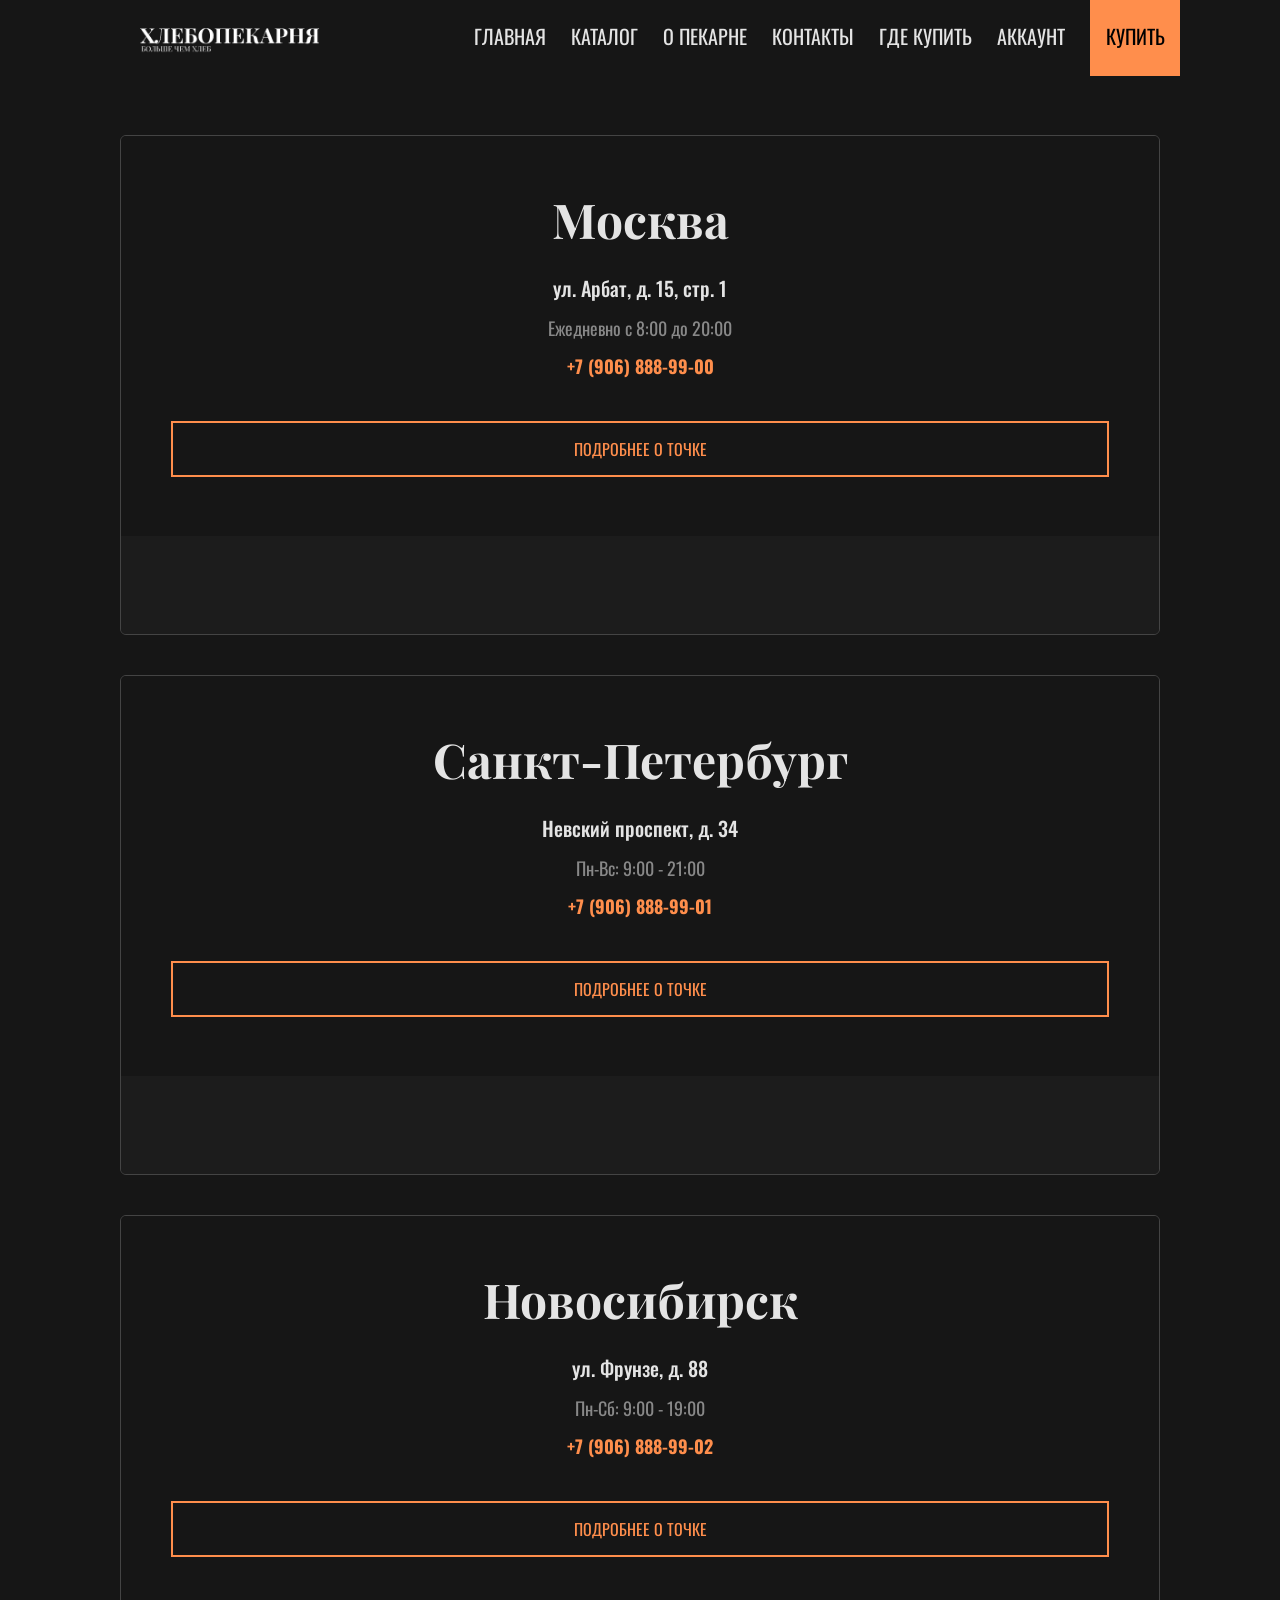
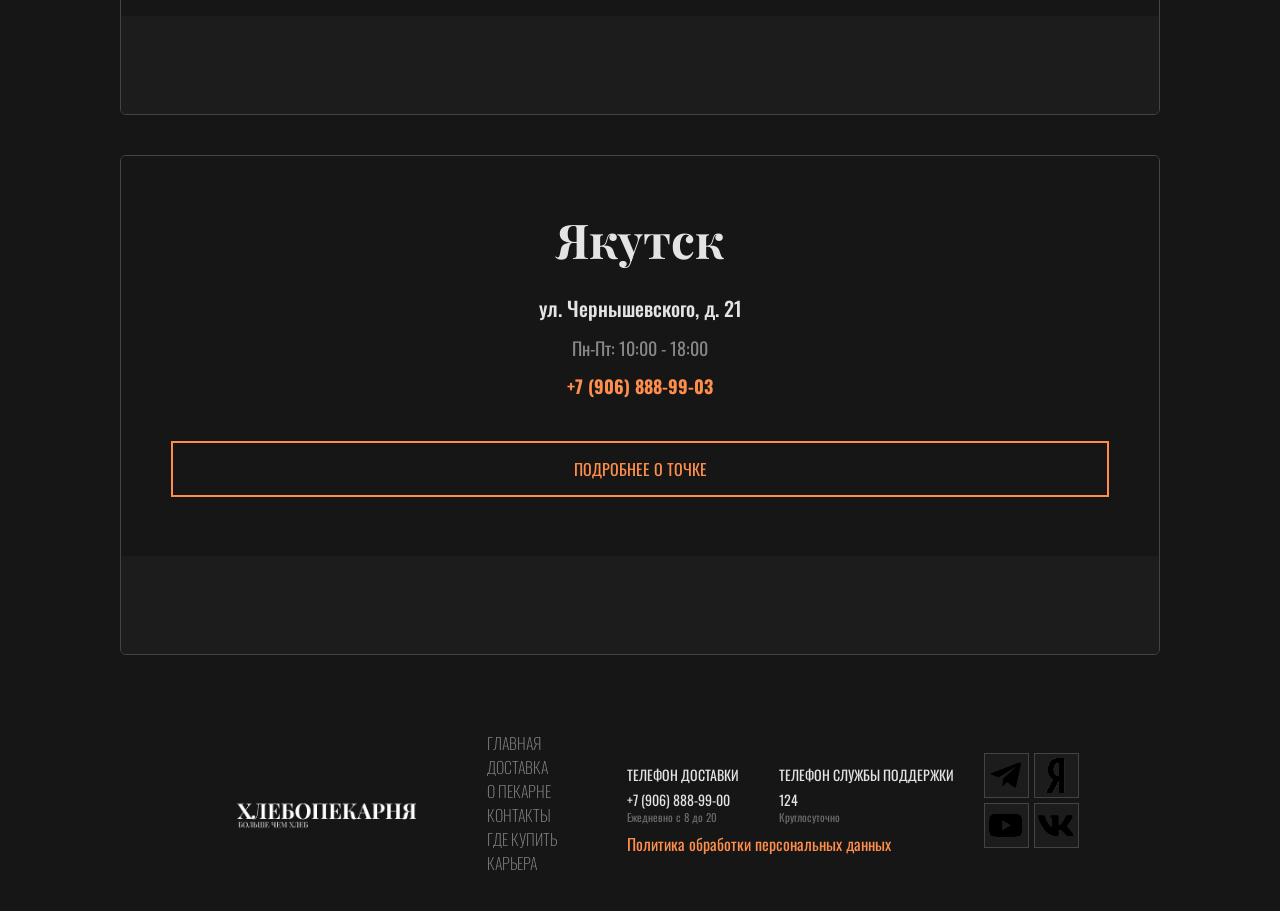
<file: assets/pages/where.html>
<!doctype html>
<html lang="en">
  <head>
    <meta charset="UTF-8" />
    <meta name="viewport" content="width=device-width, initial-scale=1.0" />
    <title>Где можно купить</title>
    <link rel="stylesheet" href="../css/style.css" />
  </head>
  <body>
    <header class="header catalog-header">
      <div class="logo">
        <img class="logotype" src="../images/logo.png" alt="логотип" />
      </div>
      <div class="menu">
        <div class="desktop-only">
          <ul class="menu-list">
            <li class="menu-element">
              <a class="menu-element-link" href="/index.html">Главная</a>
            </li>
            <li class="menu-element">
              <a class="menu-element-link" href="./catalog.html">Каталог</a>
            </li>
            <li class="menu-element">
              <a class="menu-element-link" href="./about.html">О пекарне</a>
            </li>
            <li class="menu-element">
              <a class="menu-element-link" href="./contacts.html">Контакты</a>
            </li>
            <li class="menu-element">
              <a class="menu-element-link" href="./where.html">Где купить</a>
            </li>
            <li class="menu-element">
              <a class="menu-element-link" href="./login.html">Аккаунт</a>
            </li>
            <li class="menu-element menu-element_action">
              <div class="action-link">
                <a class="menu-element-link" href="./services.html">Купить</a>
              </div>
            </li>
          </ul>
        </div>
        <button class="burger mobile-only">
          <img class="header__img" src="../images/burger.png" alt="меню" />
        </button>
        <button class="basket mobile-only">
          <img class="header__img" src="../images/корзина.png" alt="корзина" />
        </button>
      </div>
    </header>
    <main>
  <section class="where-section">
    
    <!-- 1. МОСКВА (Текст слева) -->
    <div class="city-card">
      <div class="city-info">
        <h2 class="city-name">Москва</h2>
        <div class="city-details">
          <p class="address">ул. Арбат, д. 15, стр. 1</p>
          <p class="time">Ежедневно с 8:00 до 20:00</p>
          <p class="phone">+7 (906) 888-99-00</p>
        </div>
        <button class="city-btn">Подробнее о точке</button>
      </div>
      <div class="city-map">
        <!-- Вставь сюда код iframe из Яндекс Карт -->
        <iframe src="https://yandex.ru/map-widget/v1/?um=constructor%3A789e3355bf04a29eac4a315f0f2be43cbf6673ffbbfcc27a29411cd72d977f10&amp;source=constructor" width="500" height="400" frameborder="0"></iframe>
      </div>
    </div>

    <!-- 2. САНКТ-ПЕТЕРБУРГ (Текст справа) -->
    <div class="city-card reverse">
      <div class="city-info">
        <h2 class="city-name">Санкт-Петербург</h2>
        <div class="city-details">
          <p class="address">Невский проспект, д. 34</p>
          <p class="time">Пн-Вс: 9:00 - 21:00</p>
          <p class="phone">+7 (906) 888-99-01</p>
        </div>
        <button class="city-btn">Подробнее о точке</button>
      </div>
      <div class="city-map">
        <iframe src="https://yandex.ru/map-widget/v1/?um=constructor%3A789e3355bf04a29eac4a315f0f2be43cbf6673ffbbfcc27a29411cd72d977f10&amp;source=constructor" width="500" height="400" frameborder="0"></iframe>
      </div>
    </div>

    <!-- 3. НОВОСИБИРСК (Текст слева) -->
    <div class="city-card">
      <div class="city-info">
        <h2 class="city-name">Новосибирск</h2>
        <div class="city-details">
          <p class="address">ул. Фрунзе, д. 88</p>
          <p class="time">Пн-Сб: 9:00 - 19:00</p>
          <p class="phone">+7 (906) 888-99-02</p>
        </div>
        <button class="city-btn">Подробнее о точке</button>
      </div>
      <div class="city-map">
        <iframe src="https://yandex.ru/map-widget/v1/?um=constructor%3A789e3355bf04a29eac4a315f0f2be43cbf6673ffbbfcc27a29411cd72d977f10&amp;source=constructor" width="500" height="400" frameborder="0"></iframe>
      </div>
    </div>

    <!-- 4. ЯКУТСК (Текст справа) -->
    <div class="city-card reverse">
      <div class="city-info">
        <h2 class="city-name">Якутск</h2>
        <div class="city-details">
          <p class="address">ул. Чернышевского, д. 21</p>
          <p class="time">Пн-Пт: 10:00 - 18:00</p>
          <p class="phone">+7 (906) 888-99-03</p>
        </div>
        <button class="city-btn">Подробнее о точке</button>
      </div>
      <div class="city-map">
        <iframe src="https://yandex.ru/map-widget/v1/?um=constructor%3A789e3355bf04a29eac4a315f0f2be43cbf6673ffbbfcc27a29411cd72d977f10&amp;source=constructor" width="500" height="700" frameborder="0"></iframe>
      </div>
    </div>

  </section>
</main>
    <footer>
      <div class="desktop-only">
        <div class="footer-row">
          <div class="logo">
            <img class="logotype" src="../images/logo.png" alt="логотип" />
          </div>

          <div class="mini-menu">
            <ul class="mini-menu_list">
              <li class="mini-menu_list_element">
                <a class="mini-menu_list_element-link" href="">главная</a>
              </li>
              <li class="mini-menu_list_element">
                <a class="mini-menu_list_element-link" href="">доставка</a>
              </li>
              <li class="mini-menu_list_element">
                <a class="mini-menu_list_element-link" href="">о пекарне</a>
              </li>
              <li class="mini-menu_list_element">
                <a class="mini-menu_list_element-link" href="">контакты</a>
              </li>
              <li class="mini-menu_list_element">
                <a class="mini-menu_list_element-link" href="">где купить</a>
              </li>
              <li class="mini-menu_list_element">
                <a class="mini-menu_list_element-link" href="">карьера</a>
              </li>
            </ul>
          </div>
          <div class="applied">
            <ul class="number-phone_list">
              <li>
                <div class="number-phone_list_item">
                  <div class="number-phone_list_item_title">
                    <p>ТЕЛЕФОН ДОСТАВКИ</p>
                  </div>
                  <div class="number-phone_list_item_number">
                    <a class="delivery-phone-number" href="tel:+99995555555"
                      >+7 (906) 888-99-00</a
                    >
                  </div>
                  <div class="number-phone_list_item_additionally">
                    <p>Ежедневно с 8 до 20</p>
                  </div>
                </div>
              </li>

              <li>
                <div class="number-phone_list_item">
                  <div class="number-phone_list_item_title">
                    <p>ТЕЛЕФОН CЛУЖБЫ ПОДДЕРЖКИ</p>
                  </div>
                  <div class="number-phone_list_item_number">
                    <a class="delivery-phone-number" href="tel:+99995555555"
                      >124</a
                    >
                  </div>
                  <div class="number-phone_list_item_additionally">
                    <p>Круглосуточно</p>
                  </div>
                </div>
              </li>
            </ul>
            <div class="applied_personal-data">
              <p>Политика обработки персональных данных</p>
            </div>
          </div>
          <div class="social_media">
            <div class="social_media_first-line">
              <div class="social--media_square">
                <img
                  src="../images/социальные сети/free-icon-telegram-4701496 1.png"
                  alt="Телеграмм"
                />
              </div>
              <div class="social--media_square">
                <img
                  src="../images/социальные сети/free-icon-youtube-1384028 1.png"
                  alt="Ютуб"
                />
              </div>
            </div>
            <div class="social_media_second-line">
              <div class="social--media_square">
                <img
                  src="../images/социальные сети/free-icon-yandex-152840 1.png"
                  alt="Яндекс"
                />
              </div>

              <div class="social--media_square">
                <img
                  src="../images/социальные сети/free-icon-vk-2111765 1.png"
                  alt="Вконтакте"
                />
              </div>
            </div>
          </div>
        </div>
      </div>

      <div class="mobile-only">
        <div class="social-media">
          <div class="social-media_element social-media_element-first">
            <img
              class=""
              src="../images/социальные сети/free-icon-telegram-4701496 1.png"
              alt="телеграмм"
            />
          </div>
          <div class="social-media_element social-media_element-second">
            <img
              class=""
              src="../images/социальные сети/free-icon-vk-2111765 1.png"
              alt="Вконтакте"
            />
          </div>
          <div class="social-media_element social-media_element-first">
            <img
              class=""
              src="../images/социальные сети/free-icon-youtube-1384028 1.png"
              alt="Ютуб"
            />
          </div>
          <div class="social-media_element social-media_element-second">
            <img
              class=""
              src="../images/социальные сети/free-icon-yandex-152840 1.png"
              alt="Яндекс Цзен"
            />
          </div>
        </div>
        <div class="others">
          <div class="delivery-phone">
            <div class="delivery-phone-title"><h5>Телефон доставки:</h5></div>
            <div class="number">
              <a class="delivery-phone-number" href="tel:+99995555555"
                >+9 999 555 5555</a
              >
            </div>
            <div class="delivery-phone-note"><p>Ежедневно с 8 до 20</p></div>
          </div>
        </div>
      </div>
    </footer>
  </body>
</html>
</file>
<file: assets/css/style.css>
/* =========================================
   1. ПЕРЕМЕННЫЕ ТЕМ (CSS VARIABLES)
   ========================================= */
:root {
  /* Ночная тема (по умолчанию) */
  --bg-primary: #161616;
  --bg-secondary: #1c1c1c;
  --bg-card: rgba(0, 0, 0, 0.3);
  --text-primary: #e4e4e4;
  --text-secondary: #888888;
  --text-muted: #6e6a6a;
  --accent-color: #ff8e4c;
  --text-on-accent: #000000;
  --border-color: #444444;
  --input-bg: transparent;
}

/* Дневная тема (переопределение переменных) */
body.day-theme {
  --bg-primary: #ffffff;
  --bg-secondary: #f4f4f4;
  --bg-card: rgba(0, 0, 0, 0.05);
  --text-primary: #161616;
  --text-secondary: #555555;
  --text-muted: #777777;
  --accent-color: #ff8e4c; /* Оставляем фирменный оранжевый */
  --text-on-accent: #000000;
  --border-color: #dddddd;
  --input-bg: #ffffff;
}

/* =========================================
   2. БАЗОВЫЕ СТИЛИ
   ========================================= */
* {
  box-sizing: border-box;
}

body {
  background-color: var(--bg-primary);
  color: var(--text-primary);
  margin: 0;
  padding: 0;
  transition: background-color 0.3s ease, color 0.3s ease; /* Плавный переход темы */
}

@font-face {
  font-family: "Oswald";
  src: url("../fonts/Oswald-Bold.ttf") format("truetype");
  font-weight: 700;
  font-display: swap;
}

@font-face {
  font-family: "Oswald";
  src: url("../fonts/Oswald-Medium.ttf") format("truetype");
  font-weight: 500;
  font-display: swap;
}

@font-face {
  font-family: "Oswald";
  src: url("../fonts/Oswald-ExtraLight.ttf") format("truetype");
  font-weight: 200;
  font-display: swap;
}

@font-face {
  font-family: "Oswald";
  src: url("../fonts/Oswald-Regular.ttf") format("truetype");
  font-weight: 400;
  font-display: swap;
}

@font-face {
  font-family: "Oswald";
  src: url("../fonts/Oswald-SemiBold.ttf") format("truetype");
  font-weight: 600;
  font-display: swap;
}

@font-face {
  font-family: "PlayfairDisplay";
  src: url("../fonts/PlayfairDisplay-Bold.ttf") format("truetype");
  font-weight: 400;
  font-display: swap;
}

@font-face {
  font-family: "PlayfairDisplay";
  src: url("../fonts/PlayfairDisplay-SemiBold.ttf") format("truetype");
  font-weight: 600;
  font-display: swap;
}

h1, h2, h3, h4, h5, p {
  font-family: Oswald, sans-serif;
  color: var(--text-primary);
  font-weight: 400;
}

button {
  text-transform: uppercase;
  border: none;
  padding: 10px 20px;
  font-size: 20px;
  background-color: var(--accent-color);
  color: var(--text-on-accent);
  font-weight: 400;
  cursor: pointer;
  transition: opacity 0.2s ease;
}

button:hover {
  opacity: 0.9;
}

/* =========================================
   3. МОБИЛЬНАЯ ВЕРСИЯ
   ========================================= */
.mobile-only {
  display: block;
}

.desktop-only {
  display: none;
}

.header {
  display: flex;
  flex-direction: row;
  justify-content: space-between;
  background-color: var(--bg-primary);
}

.header button {
  width: 10vh;
  height: 10vh;
  border: none;
}

.logo {
  display: flex;
  align-items: center;
  padding-left: 6%;
  padding-right: 6%;
  justify-content: center;
}

.logotype {
  width: 180px;
}

.menu {
  display: flex;
  flex-direction: row;
}

.burger {
  background-color: var(--bg-primary);
}

.basket {
  background-color: var(--accent-color);
}

.header__img {
  width: 50px;
}

.cover {
  width: 100%;
  display: flex;
  justify-content: center;
  align-items: center;
}

.cover-content {
  min-height: 380px;
  width: 300px;
  display: flex;
  flex-direction: column;
  justify-content: center;
  align-items: center;
}

.scroll-list-bread {
  list-style: none;
  padding: 0;
  width: 100%;
  display: flex;
  gap: 20px;
  overflow-x: auto;
  margin-bottom: -140px;
}

.image-product {
  width: 250px;
}

.breads-orange {
  width: 100%;
  background-color: var(--accent-color);
  padding-top: 150px;
  margin-bottom: -4px;
  display: flex;
  justify-content: center;
  flex-direction: column;
}

.breads-orange-content {
  width: 90%;
  padding: 0px 20px 20px 30px;
}

.breds-title {
  color: var(--text-on-accent);
  font-weight: 700;
}

.button-on-orange {
  background-color: var(--bg-primary);
  color: var(--text-primary);
}

.breads-orange-img {
  width: 100%;
}

.preview {
  display: flex;
  flex-direction: column;
  align-items: start;
  background-color: var(--bg-primary);
  padding: 11px 30px 20px 30px;
}

.name-bread {
  font-size: 32px;
  color: var(--text-primary);
  margin-bottom: -30px;
}

.quote {
  font-size: 32px;
  font-weight: 200;
  color: var(--text-secondary);
}

.background-flour {
  height: 308px;
  width: 100%;
  background-position: center;
  background-size: cover;
  background-image: url(../images/мука.png);
}

.cooking_method_orange {
  background-color: var(--accent-color);
  display: flex;
  flex-direction: column;
  justify-content: center;
  align-items: center;
}

.cooking_method_orange__content {
  margin-top: -100px;
  display: flex;
  flex-direction: column;
  justify-content: center;
  align-items: center;
  padding: 37px 17px 17px 17px;
  background-color: var(--bg-primary);
  width: 80%;
  z-index: 1;
}

.promotion {
  display: flex;
  justify-content: center;
  align-items: center;
  margin-top: 40px;
}

.promotion img {
  width: 100%;
}

.orange__content-title-h3 {
  font-family: PlayfairDisplay;
  margin-top: -30px;
  margin-bottom: -10px;
  font-size: 32px;
  line-height: 1.3em;
  color: var(--text-on-accent);
}

.orange__content-text {
  font-size: 24px;
  line-height: 1.3em;
  color: var(--text-on-accent);
}

.sensations-bread-title {
  font-size: 30px;
  font-weight: 500;
  line-height: 1.5em;
  padding-left: 30px;
  padding-right: 30px;
}

.item-name {
  color: var(--text-primary);
}

.sensations-bread-title h2 {
  color: var(--text-primary);
  font-weight: 500;
  margin-top: 10px;
  margin-bottom: 12px;
}

.scroll-list-bread2 {
  list-style: none;
  padding: 0;
  width: 100%;
  display: flex;
  gap: 20px;
  overflow-x: auto;
}

.image-product2 {
  width: 44vh;
}

.sensations-bread_content {
  background-color: var(--bg-primary);
  color: var(--text-primary);
  display: flex;
  flex-direction: column;
  justify-content: center;
  align-items: center;
  padding: 40px 30px;
}

.sensations-bread_content-title {
  font-family: PlayfairDisplay;
  font-size: 24px;
  line-height: 1.3em;
}

.sensations-bread_content-text {
  font-family: Oswald;
  margin-top: 18px;
  margin-bottom: 50px;
  font-weight: 400;
  font-size: 24px;
  line-height: 1.3em;
  color: var(--text-secondary);
}

.cooking-methods {
  display: flex;
  flex-direction: column;
  justify-content: center;
  align-items: center;
}

.cooking-methods_line {
  display: flex;
  justify-content: space-around;
  flex-direction: row;
}

.PlayfairDisplay-h {
  font-family: PlayfairDisplay;
  font-size: 32px;
  font-weight: 400;
  color: var(--text-primary);
}

.appeal {
  display: flex;
  flex-direction: column;
  justify-content: center;
}

.appeal img {
  width: 86%;
}

.appeal_img {
  margin-top: 35px;
  display: flex;
  justify-content: center;
  align-items: center;
  margin-bottom: -30px;
}

.appeal-content {
  display: flex;
  flex-direction: column;
  justify-content: center;
  align-items: center;
  padding: 10px 30px 10px 30px;
}

.appeal-content-title-h4 {
  font-family: PlayfairDisplay;
  margin-bottom: -10px;
  font-size: 32px;
  line-height: 1.08em;
  color: var(--text-primary);
}

.appeal-content-text {
  font-size: 24px;
  font-weight: 400;
  color: var(--text-secondary);
}

.location {
  display: flex;
  flex-direction: column;
  justify-content: center;
  align-items: center;
}

.location-title {
  width: 100%;
  height: 15vh;
  background-color: var(--bg-secondary);
  display: flex;
  flex-direction: row;
  justify-content: center;
  align-items: center;
  margin-bottom: 35px;
}

.location-title-h {
  color: var(--text-primary);
  font-size: 36px;
  font-family: PlayfairDisplay;
  text-align: center;
}

.arms {
  display: grid;
  grid-template-columns: 1fr 1fr;
  gap: 10px;
  margin-bottom: 50px;
}

.answers-to-questions_content-title {
  text-align: center;
}

.answers-to-questions_content-title h3 {
  font-size: 48px;
  font-family: PlayfairDisplay;
  justify-content: center;
  align-items: center;
  font-weight: 600;
  color: var(--text-primary);
}

.accordion__title {
  list-style: none;
}

.accordion__item {
  padding: 15px 0 15px 20px;
}

.accordion__item_first {
  background-color: var(--bg-secondary);
}

.accordion__title p {
  font-size: 24px;
  color: var(--text-primary);
}

.accordion__content p {
  font-weight: 200;
  padding-left: 20px;
  padding-right: 20px;
  color: var(--text-secondary);
}

footer {
  background-color: var(--bg-primary);
}

.social-media {
  display: flex;
  flex-direction: row;
  flex-wrap: nowrap;
  justify-content: center;
}

.social-media_element {
  width: 25vw;
  height: 10vh;
  display: flex;
  justify-content: center;
  align-items: center;
}

.social-media_element-first {
  background-color: #ffa46e;
}

.social-media_element-second {
  background-color: var(--accent-color);
}

.others {
  display: flex;
  flex-direction: column;
  justify-content: center;
  align-items: baseline;
}

.delivery-phone {
  width: 100%;
  padding-top: 20px;
  padding-bottom: 20px;
  display: flex;
  flex-direction: row;
  gap: 10px;
  justify-content: center;
}

.delivery-phone-title h5,
.delivery-phone-note p {
  margin: 0;
}

.delivery-phone-note p {
  color: var(--text-muted);
}

.delivery-phone-title {
  font-size: 20px;
  font-weight: 400;
  color: var(--text-primary);
}

.delivery-phone-number {
  font-size: 16px;
  font-weight: 400;
  color: var(--text-primary);
  font-family: Oswald;
}

.delivery-phone-note {
  font-size: 16px;
  color: var(--text-secondary);
}

/* =========================================
   4. СТИЛИ ДЛЯ ДРУГИХ СТРАНИЦ (Каталог, About, Контакты, Login)
   ========================================= */
.catalog_body {
  padding: 0;
  /* Градиент оставлен как есть, так как это специфика страницы каталога */
  background: linear-gradient(135deg, #054c76 0%, #0c192a 34%, #471c3a 100%);
}

.catalog {
  margin-top: -36px;
}

.catalog-title {
  font-size: 32px;
  text-align: center;
  color: var(--text-primary);
}

.catalog-content {
  display: grid;
  grid-template-columns: repeat(auto-fit, minmax(200px, 1fr));
  gap: 10px;
  padding: 6px;
  padding-bottom: 20px;
  justify-items: center;
}

.card-link {
  text-decoration: none;
}

.product-card {
  background-color: var(--bg-card);
  width: 200px;
  display: flex;
  flex-direction: column;
  justify-content: center;
  align-items: center;
  padding-bottom: 6px;
}

.image_card_img {
  width: 200px;
}

.product-card_title {
  text-align: center;
  font-size: 20px;
  width: 180px;
  white-space: nowrap;
  overflow: hidden;
  text-overflow: ellipsis;
  color: var(--text-primary);
}

.about {
  width: 100%;
  display: flex;
  align-items: center;
  justify-content: center;
  background-image: url(../images/задники/задний\ фон.png);
  background-position: center;
  background-size: cover;
  height: 600px;
}

.about_title {
  font-size: 46px;
  color: var(--text-primary);
}

.about-middle_left_text {
  padding: 20px;
  background-color: var(--accent-color);
}

.about-middle_left_text-h {
  font-size: 33px;
  font-weight: 600;
  color: var(--text-on-accent);
}

.about-middle_left_text-p p {
  font-size: 24px;
  color: var(--text-on-accent);
}

.about-middle_right_text {
  padding: 20px;
}

.about-middle_tight_text-h {
  font-size: 32px;
  font-weight: 700;
  color: var(--text-primary);
}

.aboute-quote img {
  width: 100%;
}

.aboute-quote_quote {
  width: 100%;
  height: 300px;
  padding: 10px;
  text-align: center;
}

.aboute-quote_quote h5 {
  font-family: PlayfairDisplay;
  font-size: 20px;
  color: var(--text-primary);
}

.contacts-table {
  width: 100%;
  max-width: 1000px;
  margin: 60px auto;
  padding: 0 20px;
}

.contacts-table table {
  width: 100%;
  border-collapse: separate;
  border-spacing: 16px;
}

.contacts-table td {
  background: var(--bg-secondary);
  border: 1px solid var(--accent-color);
  padding: 28px 24px;
  color: var(--text-primary);
  vertical-align: top;
  position: relative;
  overflow: hidden;
}

.contacts-table h5 {
  color: var(--accent-color);
  font-size: 18px;
  font-weight: 600;
  margin: 0 0 14px;
  text-transform: uppercase;
  letter-spacing: 0.5px;
  line-height: 1.3;
}

.contacts-table p {
  margin: 0 0 10px;
  font-size: 15px;
  line-height: 1.5;
  color: var(--text-secondary);
}

.contacts-table p:last-child {
  margin-bottom: 0;
}

.td-action {
  display: flex;
  flex-direction: column;
  justify-content: center;
  align-items: center;
  text-align: center;
  background: linear-gradient(145deg, var(--bg-secondary), #222222);
}

.td-action p {
  font-size: 16px;
  color: var(--text-primary);
  margin-bottom: 16px;
}

.contacts-img img {
  width: 100%;
}

.contacts-img h1 {
  text-align: center;
  color: var(--text-primary);
}

.contacts-table button {
  background: var(--accent-color);
  color: var(--text-on-accent);
  border: none;
  padding: 14px 32px;
  font-size: 14px;
  font-weight: 700;
  text-transform: uppercase;
  letter-spacing: 0.5px;
  border-radius: 8px;
  cursor: pointer;
}

.city-card {
  flex-direction: column !important;
  height: auto;
}

.city-info {
  flex: none;
  width: 100%;
  padding: 30px 20px;
  text-align: center;
  align-items: center;
}

.city-info::before {
  display: none;
}

.city-name {
  font-size: 36px;
  margin-bottom: 20px;
  color: var(--text-primary);
}

.city-btn {
  width: 100%;
  text-align: center;
}

.city-map {
  width: 100%;
  height: 350px;
}

.registration-section {
  display: flex;
  justify-content: center;
  align-items: center;
  min-height: 80vh;
  background-color: var(--bg-primary);
  padding: 40px 20px;
}

.registration-card {
  width: 100%;
  max-width: 500px;
  background-color: var(--bg-primary);
  border: 2px solid var(--border-color);
  border-radius: 0;
  padding: 40px;
}

.reg-title {
  font-family: "PlayfairDisplay", serif;
  color: var(--text-primary);
  font-size: 36px;
  margin: 0 0 30px;
  text-align: center;
  text-transform: uppercase;
  letter-spacing: 1px;
}

.input-group {
  margin-bottom: 24px;
  display: flex;
  flex-direction: column;
}

.input-group label {
  font-family: "Oswald", sans-serif;
  color: var(--text-secondary);
  font-size: 14px;
  text-transform: uppercase;
  margin-bottom: 8px;
  letter-spacing: 0.5px;
}

.input-group input {
  width: 100%;
  padding: 16px;
  background-color: var(--input-bg);
  border: 1px solid var(--border-color);
  border-radius: 0;
  color: var(--text-primary);
  font-family: "Oswald", sans-serif;
  font-size: 18px;
  outline: none;
  box-shadow: none;
  transition: border-color 0.2s ease;
}

.input-group input:focus {
  border-color: var(--accent-color);
}

.reg-btn {
  width: 100%;
  padding: 18px;
  background-color: var(--accent-color);
  color: var(--text-on-accent);
  border: none;
  border-radius: 0;
  font-family: "Oswald", sans-serif;
  font-size: 20px;
  font-weight: 700;
  text-transform: uppercase;
  cursor: pointer;
  margin-top: 10px;
  margin-bottom: 20px;
  box-shadow: none;
  transition: none;
}

.reg-footer {
  text-align: center;
  font-family: "Oswald", sans-serif;
  color: var(--text-primary);
  font-size: 16px;
}

.login-link {
  color: var(--accent-color);
  text-decoration: none;
  margin-left: 5px;
}

/* =========================================
   5. ОФОРМЛЕНИЕ ЗАКАЗА (Checkout)
   ========================================= */
.checkout-section {
  background-color: var(--bg-secondary);
  padding: 30px 16px;
  font-family: "Oswald", sans-serif;
  color: var(--text-primary);
}

.checkout-wrapper {
  max-width: 1200px;
  margin: 0 auto;
}

.checkout-left {
  margin-bottom: 40px;
}

.checkout-header {
  display: flex;
  justify-content: space-between;
  align-items: center;
  border-bottom: 1px solid var(--border-color);
  padding-bottom: 15px;
  margin-bottom: 20px;
}

.checkout-title {
  color: var(--text-primary);
  font-size: 28px;
  text-transform: uppercase;
  margin: 0;
  font-weight: 700;
}

.checkout-count {
  font-size: 18px;
  text-transform: uppercase;
  color: var(--text-secondary);
}

.section-subtitle {
  color: var(--text-primary);
  font-size: 20px;
  text-transform: uppercase;
  margin: 0 0 15px;
  font-weight: 600;
}

.order-list {
  list-style: none;
  padding: 0;
  margin: 0;
}

.order-item {
  background: var(--bg-primary);
  padding: 15px;
  margin-bottom: 15px;
  display: flex;
  flex-direction: column;
  gap: 15px;
  border: 1px solid var(--border-color);
}

.item-img .img-placeholder {
  width: 100%;
  background-color: var(--bg-secondary);
}

.item-name {
  font-size: 18px;
  text-transform: uppercase;
  margin: 0 0 8px;
  line-height: 1.2;
  color: var(--text-primary);
}

.item-desc {
  font-size: 13px;
  line-height: 1.4;
  margin: 0;
  color: var(--text-secondary);
}

.item-controls {
  display: flex;
  flex-direction: column;
  align-items: flex-start;
  gap: 10px;
  width: 100%;
}

.qty-selector {
  display: flex;
  width: 100%;
  height: 36px;
  border: 1px solid var(--border-color);
  background: var(--input-bg);
}

.qty-btn {
  width: 40px;
  border: none;
  font-size: 20px;
  cursor: pointer;
  display: flex;
  align-items: center;
  justify-content: center;
  background: var(--bg-secondary);
  color: var(--text-primary);
}

.qty-plus {
  background: var(--accent-color);
  color: var(--text-on-accent);
}

.qty-value {
  flex: 1;
  text-align: center;
  line-height: 36px;
  font-size: 14px;
  color: var(--text-primary);
}

.remove-btn {
  background: none;
  border: none;
  text-decoration: underline;
  font-size: 14px;
  text-transform: uppercase;
  cursor: pointer;
  color: var(--text-secondary);
  text-align: left;
}

.item-price {
  font-weight: 700;
  font-size: 16px;
  text-transform: uppercase;
  text-align: right;
  width: 100%;
  color: var(--text-primary);
}

.form-top-label {
  color: var(--text-secondary);
  font-size: 12px;
  text-transform: uppercase;
  margin: 0 0 20px;
  letter-spacing: 0.5px;
}

.form-group {
  margin-bottom: 20px;
}

.form-label {
  display: block;
  font-weight: 700;
  text-transform: uppercase;
  font-size: 16px;
  margin-bottom: 10px;
  color: var(--text-primary);
}

.form-input,
.form-select,
.form-textarea {
  width: 100%;
  border: none;
  border-bottom: 1px solid var(--text-primary);
  background: transparent;
  padding: 8px 0;
  font-family: "Oswald", sans-serif;
  font-size: 16px;
  color: var(--text-primary);
  outline: none;
  margin-bottom: 12px;
}

.form-input::placeholder {
  color: var(--text-muted);
  text-transform: none;
}

.input-row {
  display: flex;
  gap: 10px;
  margin-bottom: 12px;
}

.input-row .form-input {
  margin-bottom: 0;
}

.select-box {
  position: relative;
  margin-bottom: 15px;
}

.form-select {
  appearance: none;
  -webkit-appearance: none;
  background: var(--bg-secondary);
  padding: 10px;
  text-transform: uppercase;
  font-weight: 700;
  border: 1px solid var(--border-color);
  color: var(--text-primary);
}

.select-arrow {
  position: absolute;
  right: 10px;
  top: 50%;
  transform: translateY(-50%);
  pointer-events: none;
  color: var(--text-primary);
}

.legal-text {
  font-size: 9px;
  line-height: 1.3;
  color: var(--text-secondary);
  margin: 10px 0 15px;
  text-align: justify;
}

.form-textarea {
  min-height: 80px;
  background: var(--bg-secondary);
  color: var(--text-primary);
  border: 1px solid var(--border-color);
  padding: 15px;
  resize: none;
  margin-top: 10px;
}

.form-textarea::placeholder {
  color: var(--text-muted);
}

.totals-block {
  margin-top: 20px;
  font-weight: 700;
  text-transform: uppercase;
  font-size: 14px;
  color: var(--text-primary);
}

.total-row {
  display: flex;
  justify-content: space-between;
  margin-bottom: 8px;
}

.checkout-footer {
  display: flex;
  flex-direction: column;
  gap: 15px;
  border-top: 1px solid var(--border-color);
  padding-top: 20px;
  margin-top: 20px;
}

.final-price {
  font-size: 18px;
  font-weight: 700;
  color: var(--text-primary);
}

.submit-btn {
  width: 100%;
  background: var(--accent-color);
  color: var(--text-on-accent);
  border: none;
  padding: 15px;
  font-family: "Oswald", sans-serif;
  font-size: 16px;
  font-weight: 700;
  text-transform: uppercase;
  cursor: pointer;
}

/* =========================================
   6. ДЕСКТОПНАЯ ВЕРСИЯ (min-width: 1024px)
   ========================================= */
@media (min-width: 1024px) {
  body {
    padding: 0 100px;
  }

  a {
    text-transform: uppercase;
    color: var(--text-primary);
    text-decoration: none;
  }

  p {
    color: var(--text-primary);
  }

  .cover-button {
    display: flex;
    justify-content: center;
  }

  .desktop-only {
    display: block;
  }

  .header {
    display: flex;
    flex-direction: row;
    justify-content: space-between;
    margin-top: -20px;
  }

  .logo {
    width: max-content;
    padding-left: 0;
    padding-right: 0;
    justify-content: start;
  }

  .burger, .basket {
    display: none;
  }

  .menu-list {
    display: flex;
    flex-direction: row;
    justify-content: center;
    align-items: center;
    list-style: none;
    gap: 25px;
  }

  .menu-element-link {
    font-family: Oswald;
    font-weight: 400;
    font-size: 20px;
    color: var(--text-primary);
  }

  .action-link {
    width: 90px;
    height: 80px;
    background-color: var(--accent-color);
    display: flex;
    justify-content: center;
    align-items: center;
  }

  .menu-element_action a {
    color: var(--text-on-accent);
  }

  .cover {
    margin-top: -15px;
    min-width: 100%;
    min-height: 670px;
    background-image: url(../images/men_and_testo.jpg);
    background-position: center;
    background-size: cover;
    display: flex;
    justify-content: start;
  }

  .cover-content {
    min-height: 480px;
    min-width: 28%;
    padding: 10px;
    background-color: #b0593b; /* Оставляем как акцентный блок дизайна */
  }

  .cover-content h1, .cover-content p {
    color: #ffffff; /* Текст внутри этого блока всегда белый */
  }

  .technologies {
    background-color: var(--bg-primary);
    padding: 16px 24px;
  }

  .technologies p {
    font-size: 14px;
    color: var(--text-primary);
  }

  .cover, .breads {
    overflow: visible !important;
  }

  .scroll-list-bread {
    display: flex;
    gap: 24px;
    padding: 0;
    margin: -70px 0 40px;
    list-style: none;
    overflow-x: auto;
    position: relative;
    z-index: 10;
    scrollbar-width: none;
  }

  .scroll-list-bread li {
    flex-shrink: 0;
  }

  .image-product {
    width: 400px;
    height: auto;
    display: block;
    object-fit: cover;
    transition: transform 0.3s ease;
  }

  .image-product:hover {
    transform: scale(1.01);
  }

  .preview-title {
    display: flex;
    justify-content: space-between;
    flex-direction: row;
    flex-wrap: nowrap;
    align-items: center;
    width: 100%;
    margin-top: -80px;
  }

  .preview_title_h {
    font-size: 64px;
    font-family: PlayfairDisplay;
    color: var(--text-primary);
  }

  .preview_content {
    display: flex;
    flex-direction: row;
  }

  .preview_content_left {
    width: 100%;
  }

  .name-bread {
    font-size: 36px;
    width: 65%;
    color: var(--text-primary);
  }

  .quote {
    margin-left: 40%;
    color: var(--text-secondary);
  }

  .preview_content_left button {
    margin-top: 0%;
  }

  .preview_content_img {
    width: 100%;
  }

  .cooking_method {
    display: flex;
    flex-direction: row;
    width: 100%;
  }

  .cooking_method_left-img {
    width: 100%;
  }

  .cooking_method_right {
    width: 30%;
    padding: 0px 0 40px 17px;
    margin-top: -30px;
  }

  .cooking_method_right_title {
    font-size: 32px;
    font-family: PlayfairDisplay;
    font-weight: 700;
    color: var(--text-primary);
  }

  .cooking_method_right_text {
    font-size: 24px;
    font-weight: 400;
    line-height: 1.3em;
    color: var(--text-secondary);
  }

  .sensations-bread_title {
    display: flex;
    flex-direction: row;
    justify-content: space-between;
  }

  .sensations-bread_title_h {
    font-family: PlayfairDisplay;
    font-size: 48px;
    width: 70%;
    text-align: center;
    color: var(--text-primary);
  }

  .sensations-bread_title_btn {
    display: flex;
    justify-content: center;
    align-items: center;
  }

  .sensations-bread_table {
    display: grid;
    grid-template-columns: repeat(3, 28vw);
    gap: 1vw;
    justify-content: center;
    width: 100%;
  }

  .img-bread {
    width: 100%;
    height: auto;
    display: block;
    transition: transform 0.2s ease;
  }

  .img-bread:hover {
    transform: scale(1.03);
  }

  .sensations-bread_history {
    display: flex;
    justify-content: center;
    flex-direction: row;
    margin-top: 70px;
  }

  .sensations-bread_history_left {
    width: 22%;
    margin-right: 30px;
    margin-top: -30px;
  }

  .sensations-bread_content-title h5 {
    font-family: PlayfairDisplay;
    font-size: 24px;
    line-height: 1.3em;
    color: var(--text-primary);
  }

  .sensations-bread_content-text {
    line-height: 1.3em;
    font-size: 24px;
    color: var(--text-secondary);
  }

  .cooking-methods_row {
    margin-top: 40px;
    display: flex;
    flex-direction: row;
    justify-content: center;
  }

  .cooking-methods_line_img {
    width: 440px;
    margin: 0 10px;
  }

  .cooking-methods_img {
    width: 350px;
    margin-left: 5px;
  }

  .appeal {
    display: flex;
    flex-direction: row;
    width: 100%;
    align-items: center;
    justify-content: center;
  }

  .appeal_img img {
    width: 890px;
  }

  .appeal-content {
    width: 200%;
  }

  .appeal-content-text {
    line-height: 1.3em;
    color: var(--text-secondary);
  }

  .location-title {
    background-color: var(--bg-primary);
  }

  .location-title-h {
    color: var(--text-primary);
    font-family: PlayfairDisplay;
    font-size: 64px;
    white-space: nowrap;
  }

  .arms {
    display: flex;
  }

  .first-arms {
    width: 20cqi;
    max-width: 20cqi;
  }

  .answers-to-questions {
    display: flex;
    flex-direction: row;
    justify-content: center;
    align-items: center;
  }

  .answers-to-questions_content {
    width: 30%;
  }

  .accordion__title {
    width: 100%;
  }

  .footer-row {
    display: flex;
    flex-direction: row;
    justify-content: center;
    align-items: center;
    gap: 30px;
  }

  .mini-menu_list {
    list-style: none;
  }

  .mini-menu_list_element-link {
    font-family: Oswald;
    font-weight: 200;
    color: var(--text-secondary);
  }

  .mini-menu_list_element-link:hover {
    color: var(--accent-color);
  }

  .applied {
    display: flex;
    flex-direction: column;
    justify-content: center;
  }

  .number-phone_list {
    display: flex;
    flex-direction: row;
    justify-content: center;
    gap: 40px;
    list-style: none;
  }

  .number-phone_list_item_title {
    font-size: 14px;
    margin-bottom: -10px;
    color: var(--text-secondary);
  }

  .delivery-phone-number {
    font-size: 14px;
    color: var(--text-primary);
  }

  .number-phone_list_item_additionally p {
    color: var(--text-muted);
    margin-top: -1px;
    font-size: 11px;
  }

  .applied_personal-data p {
    color: var(--accent-color);
    margin-left: 40px;
    margin-top: -20px;
  }

  .social_media {
    display: flex;
    flex-direction: row;
    flex-wrap: wrap;
    width: 100px;
    margin: 0px;
    gap: 5px;
  }

  .social--media_square {
    display: flex;
    justify-content: center;
    align-items: center;
    width: 45px;
    height: 45px;
    background-color: var(--bg-secondary);
    margin-bottom: 5px;
    border: 1px solid var(--border-color);
  }

  .catalog-main {
    padding: 0 100px;
  }

  .catalog-header {
    height: 95px;
  }

  .logo {
    margin-left: 40px;
    margin-top: 20px;
  }

  .about-middle {
    display: flex;
    width: 100%;
    height: 600px;
  }

  .about-middle_left,
  .about-middle_right {
    flex: 1;
    display: flex;
    flex-direction: column;
  }

  .about-middle_left img,
  .about-middle_right img,
  .about-middle_left_text,
  .about-middle_right_text {
    flex: 1;
    width: 100%;
    box-sizing: border-box;
  }

  .about-middle_left img,
  .about-middle_right img {
    height: 50%;
    object-fit: cover;
    display: block;
  }

  .about-middle_left_text {
    background-color: var(--bg-primary);
    color: var(--text-primary);
    padding: 30px;
    display: flex;
    flex-direction: column;
    justify-content: center;
    align-items: flex-start;
  }

  .about-middle_left_text-h h5 {
    font-size: 24px;
    line-height: 1.2;
    margin: 0 0 16px;
    color: var(--text-primary);
  }

  .about-middle_left_text-p p {
    font-size: 16px;
    line-height: 1.5;
    color: var(--text-secondary);
    margin: 0;
  }

  .about-middle_right_text {
    background-color: var(--accent-color);
    color: var(--text-on-accent);
    padding: 30px;
    display: flex;
    flex-direction: column;
    justify-content: center;
    align-items: flex-start;
  }

  .about-middle_tight_text-h h5 {
    font-size: 22px;
    line-height: 1.2;
    margin: 0 0 16px;
    font-weight: 700;
    color: var(--text-on-accent);
  }

  .about-middle_right_text-p p {
    font-size: 16px;
    margin: 0;
    color: var(--text-on-accent);
  }

  .where-section {
    width: 100%;
    max-width: 1400px;
    margin: 60px auto;
    padding: 0 20px;
    display: flex;
    flex-direction: column;
    gap: 40px;
  }

  .city-card {
    display: flex;
    background-color: var(--bg-secondary);
    border: 1px solid var(--border-color);
    border-radius: 6px;
    overflow: hidden;
    height: 500px;
    width: 100%;
  }

  .city-info {
    flex: 0 0 400px;
    padding: 50px;
    display: flex;
    flex-direction: column;
    justify-content: center;
    background: var(--bg-primary);
    position: relative;
  }

  .city-name {
    font-family: "PlayfairDisplay", serif;
    font-size: 48px;
    color: var(--text-primary);
    margin: 0 0 30px;
    line-height: 1;
  }

  .city-details p {
    margin: 0 0 12px;
    font-family: "Oswald", sans-serif;
    font-size: 18px;
    color: var(--text-secondary);
  }

  .city-details .address {
    color: var(--text-primary);
    font-size: 20px;
    font-weight: 500;
  }

  .city-details .phone {
    color: var(--accent-color);
    font-weight: 700;
    margin-top: 10px;
  }

  .city-btn {
    margin-top: 30px;
    align-self: flex-start;
    padding: 14px 28px;
    background: transparent;
    border: 2px solid var(--accent-color);
    color: var(--accent-color);
    font-family: "Oswald", sans-serif;
    font-size: 16px;
    text-transform: uppercase;
    cursor: pointer;
  }

  .city-btn:hover {
    background: var(--accent-color);
    color: var(--text-on-accent);
  }

  .city-map {
    flex: 1;
    position: relative;
    background-color: var(--bg-secondary);
  }

  .city-map iframe {
    width: 100%;
    height: 100%;
    border: none;
    display: block;
  }

  .checkout-section {
    padding: 40px 100px;
  }

  .checkout-wrapper {
    display: flex;
    gap: 40px;
    align-items: flex-start;
  }

  .checkout-left {
    flex: 1.6;
    margin-bottom: 0;
  }

  .checkout-title { font-size: 32px; }
  .checkout-count { font-size: 24px; }
  .section-subtitle { font-size: 24px; margin-bottom: 25px; }

  .order-item {
    flex-direction: row;
    align-items: flex-start;
    padding: 20px;
    gap: 25px;
    margin-bottom: 20px;
  }

  .item-img .img-placeholder {
    width: 140px;
    height: 140px;
    flex-shrink: 0;
  }

  .item-info {
    flex: 1;
  }

  .item-name { font-size: 20px; margin-bottom: 10px; }
  .item-desc { font-size: 14px; }

  .item-controls {
    width: 160px;
    flex-shrink: 0;
    align-items: flex-end;
    gap: 12px;
  }

  .qty-selector {
    width: 100px;
    height: 30px;
  }

  .qty-btn { width: 30px; font-size: 16px; }
  .qty-value { line-height: 30px; font-size: 13px; }

  .remove-btn {
    font-size: 13px;
    text-align: right;
    width: 100%;
  }

  .item-price {
    font-size: 15px;
    text-align: right;
    width: 100%;
  }

  .checkout-right {
    flex: 1;
    padding-top: 10px;
  }

  .form-label { font-size: 16px; margin-bottom: 12px; }

  .form-input, .form-select, .form-textarea {
    padding: 10px 0;
    font-size: 16px;
    margin-bottom: 15px;
  }

  .input-row {
    gap: 15px;
    margin-bottom: 15px;
  }

  .legal-text {
    font-size: 9px;
    margin: 10px 0 20px;
  }

  .form-textarea {
    min-height: 100px;
    margin-top: 15px;
  }

  .totals-block {
    margin-top: 40px;
    margin-bottom: 30px;
  }

  .total-row {
    margin-bottom: 12px;
    font-size: 15px;
  }

  .checkout-footer {
    flex-direction: row;
    align-items: center;
    justify-content: space-between;
    padding-top: 25px;
    margin-top: 0;
  }

  .final-price {
    font-size: 20px;
    flex: 1;
  }

  .submit-btn {
    width: auto;
    padding: 15px 40px;
    font-size: 18px;
    flex-shrink: 0;
  }

  .mobile-only {
    display: none;
  }
}
</file>
